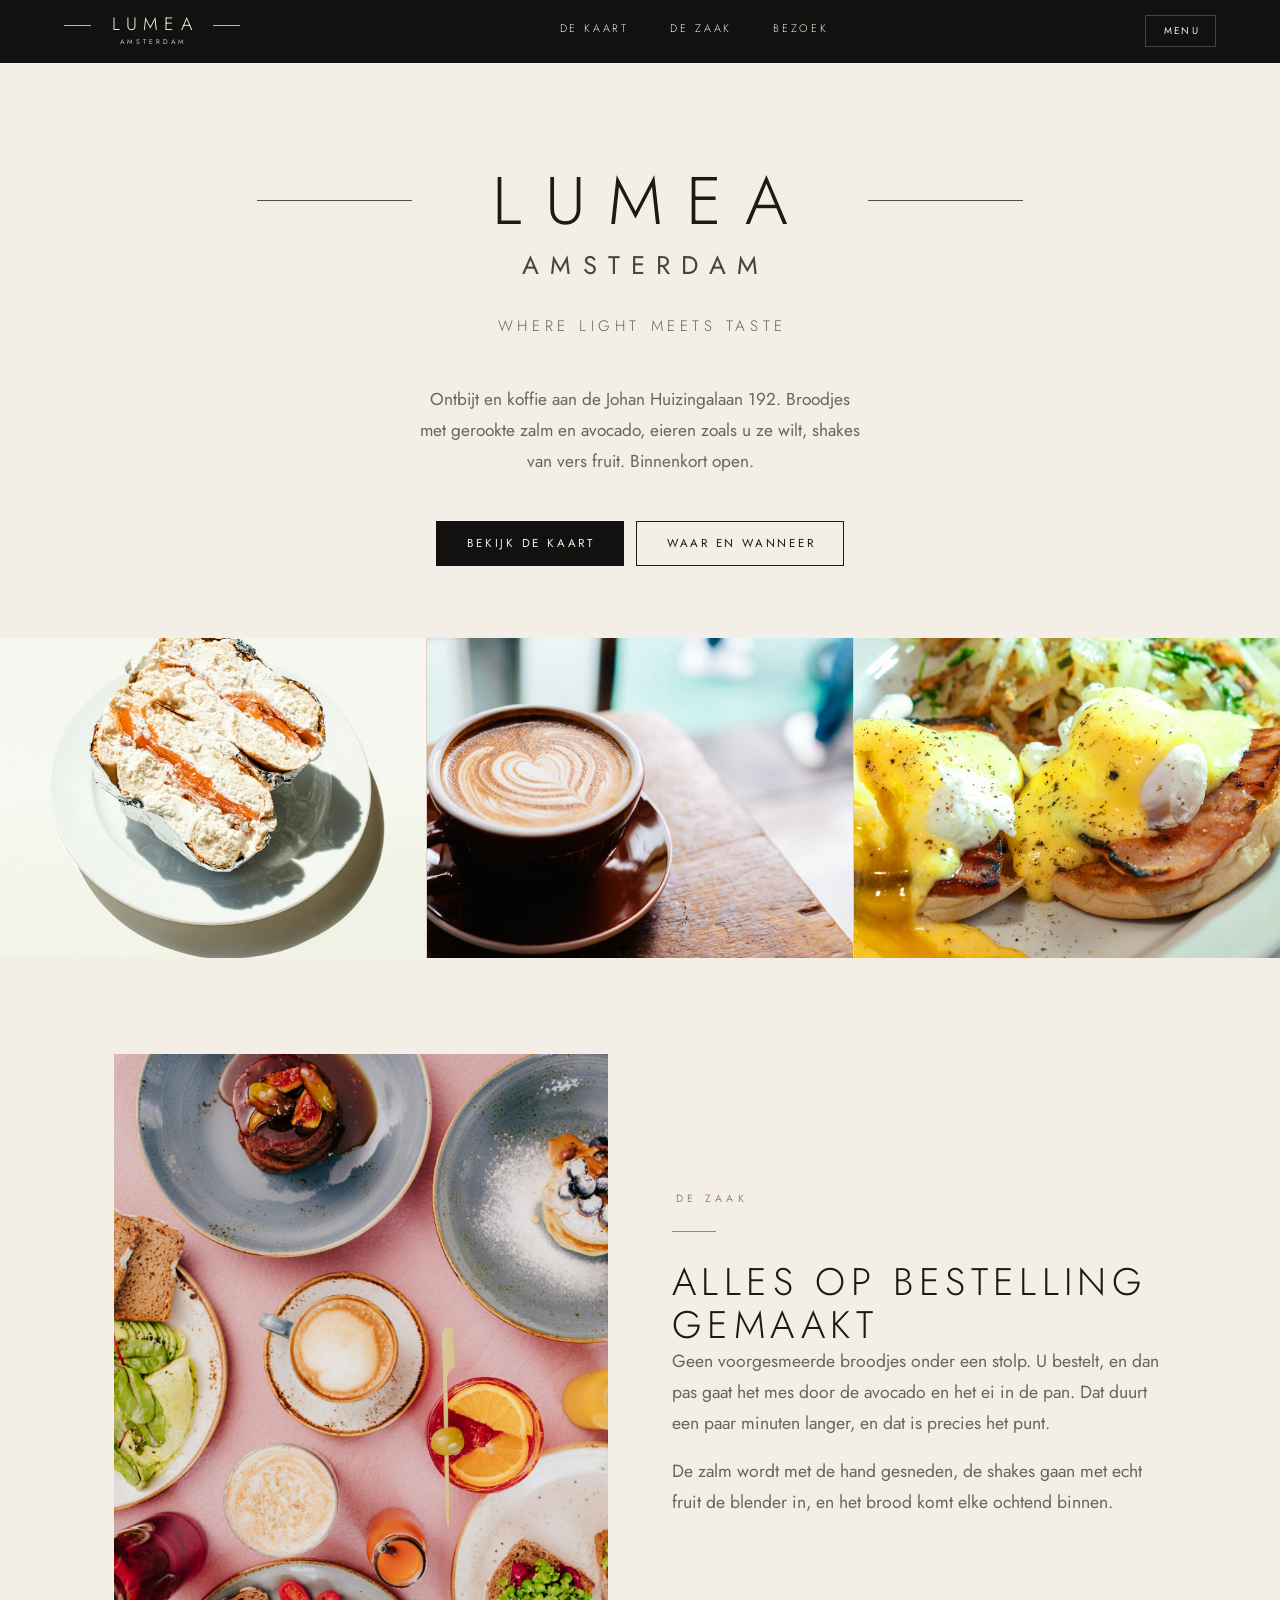
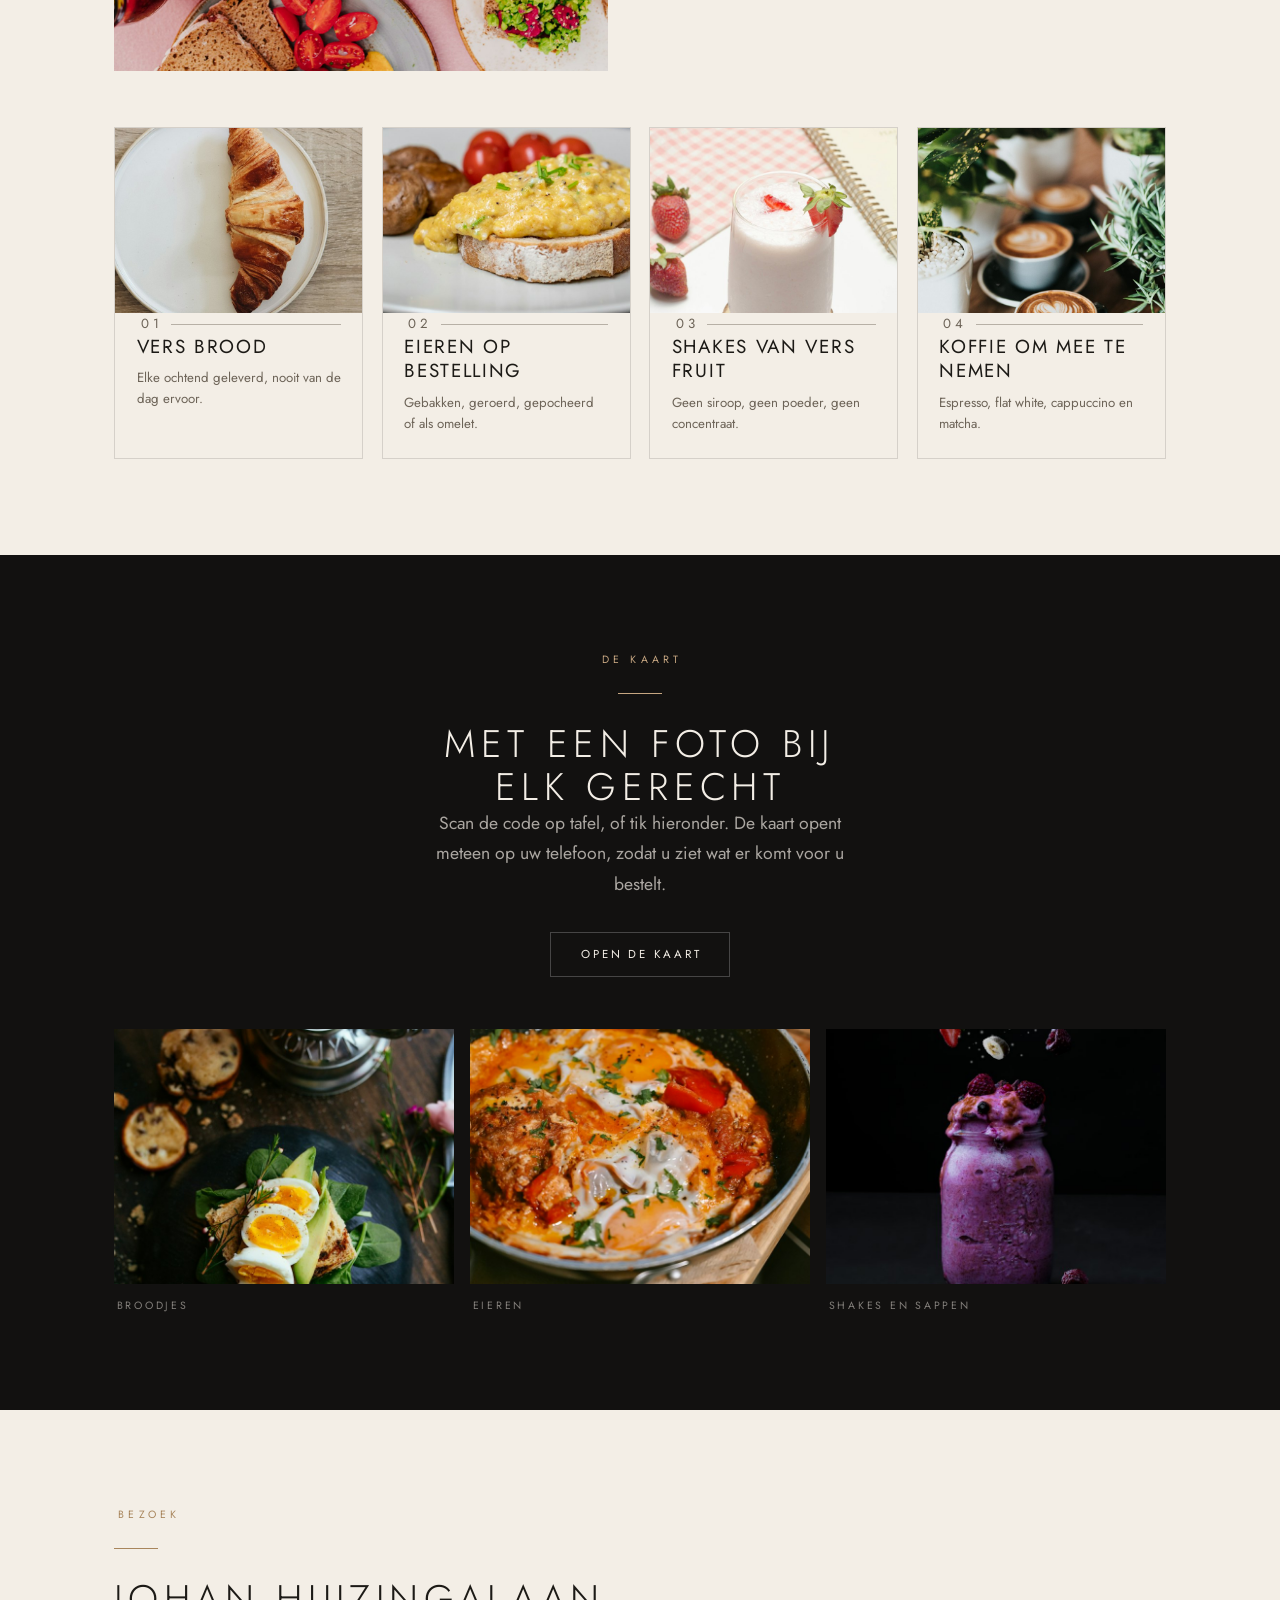
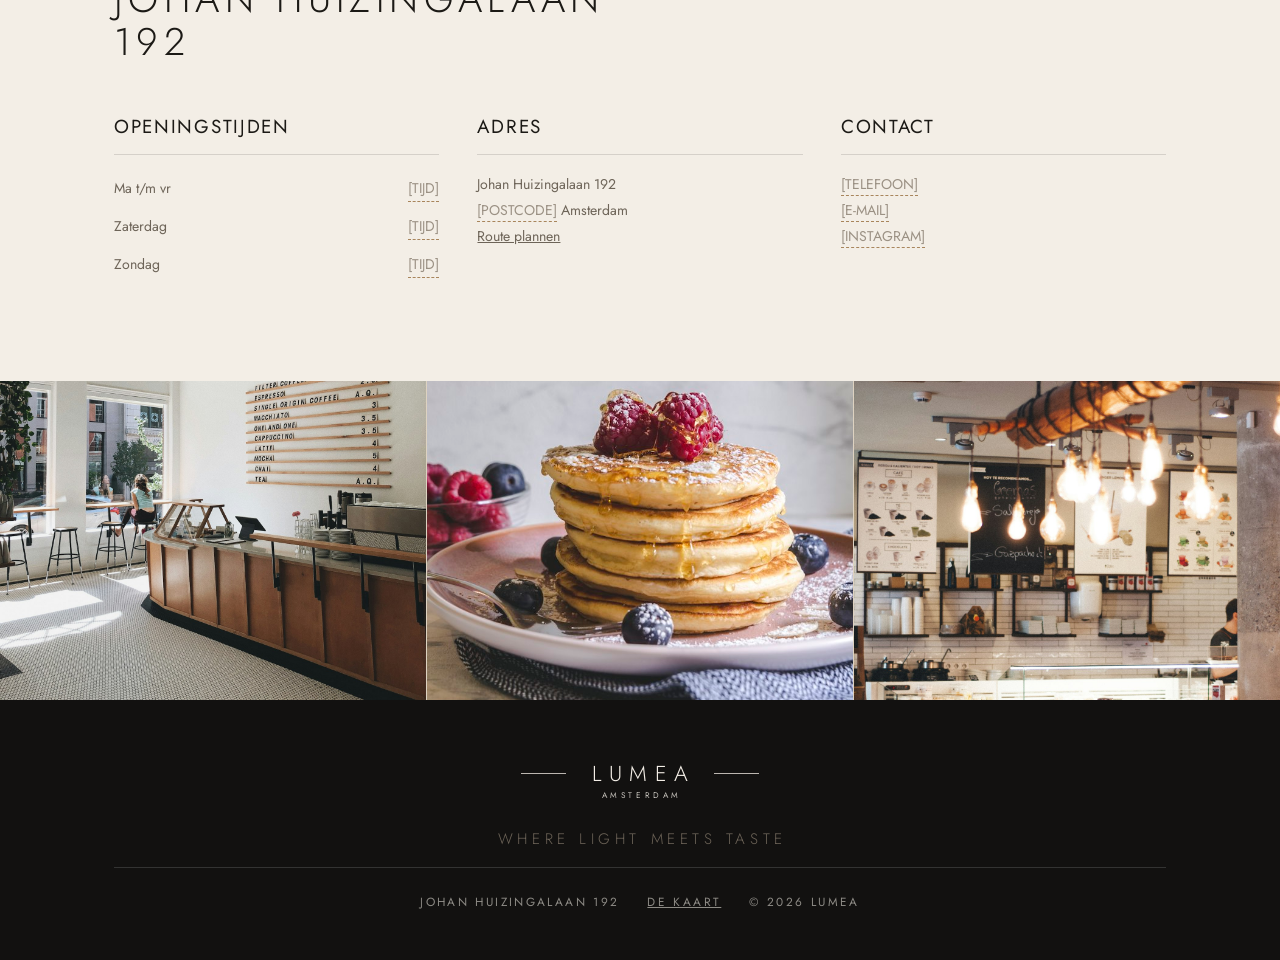
<file: index.html>
<!doctype html>
<html lang="nl">
<head>
<meta charset="utf-8">
<meta name="viewport" content="width=device-width, initial-scale=1">
<title>LUMEA Amsterdam · Ontbijt aan de Johan Huizingalaan</title>
<meta name="description" content="LUMEA Amsterdam, ontbijt en koffie aan de Johan Huizingalaan 192. Broodjes met gerookte zalm en avocado, eieren op bestelling, shakes en verse sappen. Binnenkort open.">
<link rel="canonical" href="https://yjsmarket.github.io/lumeaconcept1-/">
<meta name="theme-color" content="#121110">
<meta property="og:type" content="website">
<meta property="og:title" content="LUMEA Amsterdam">
<meta property="og:description" content="Where light meets taste. Ontbijt en koffie aan de Johan Huizingalaan 192 in Amsterdam.">
<meta property="og:image" content="https://yjsmarket.github.io/lumeaconcept1-/assets/fotos/hero.jpg">
<meta property="og:locale" content="nl_NL">

<link rel="preconnect" href="https://fonts.googleapis.com">
<link rel="preconnect" href="https://fonts.gstatic.com" crossorigin>
<link href="https://fonts.googleapis.com/css2?family=Jost:wght@300;400;500&display=swap" rel="stylesheet">
<link rel="stylesheet" href="assets/css/stijl.css">

<script type="application/ld+json">
{
  "@context": "https://schema.org",
  "@type": "CafeOrCoffeeShop",
  "name": "LUMEA Amsterdam",
  "slogan": "Where light meets taste",
  "description": "Ontbijt en koffie aan de Johan Huizingalaan in Amsterdam.",
  "url": "https://yjsmarket.github.io/lumeaconcept1-/",
  "image": "https://yjsmarket.github.io/lumeaconcept1-/assets/fotos/hero.jpg",
  "servesCuisine": ["Ontbijt", "Koffie"],
  "hasMenu": "https://yjsmarket.github.io/lumeaconcept1-/menu/",
  "address": {
    "@type": "PostalAddress",
    "streetAddress": "Johan Huizingalaan 192",
    "addressLocality": "Amsterdam",
    "addressCountry": "NL"
  }
}
</script>
</head>
<body>

<header class="kop">
  <a class="merk" href="/">
    <span class="merk__naam">Lumea</span>
    <span class="merk__plaats">Amsterdam</span>
  </a>
  <nav>
    <a href="#kaart">De kaart</a>
    <a href="#zaak">De zaak</a>
    <a href="#bezoek">Bezoek</a>
  </nav>
  <a class="knop knop--licht" href="menu/">Menu</a>
</header>

<main>

  <!-- Hero -->
  <section class="hero">
    <div class="binnen">
      <span class="merk">
        <span class="merk__naam">Lumea</span>
        <span class="merk__plaats">Amsterdam</span>
      </span>
      <p class="regel hero__regel">Where light meets taste</p>
      <p class="hero__tekst">Ontbijt en koffie aan de Johan Huizingalaan 192. Broodjes met gerookte zalm en avocado, eieren zoals u ze wilt, shakes van vers fruit. Binnenkort open.</p>
      <div class="hero__knoppen">
        <a class="knop knop--vol" href="menu/">Bekijk de kaart</a>
        <a class="knop knop--lijn" href="#bezoek">Waar en wanneer</a>
      </div>
    </div>
  </section>

  <div class="strook">
    <img src="assets/fotos/zalm-avocado.jpg" alt="Broodje met gerookte zalm, roomkaas en avocado" width="700" height="700" fetchpriority="high">
    <img src="assets/fotos/flat-white.jpg" alt="Koffie met latte art" width="700" height="700">
    <img src="assets/fotos/eggs-benedict.jpg" alt="Eggs benedict met hollandaisesaus" width="700" height="700">
  </div>

  <!-- De zaak -->
  <section class="sectie sectie--licht" id="zaak">
    <div class="binnen">
      <div class="verhaal komt-op">
        <div class="verhaal__foto">
          <img src="assets/fotos/tafel-brood.jpg" alt="Gedekte tafel met vers brood, avocadotoast en koffie" width="1400" height="1750" loading="lazy">
        </div>
        <div>
          <p class="label">De zaak</p>
          <hr class="streep">
          <h2>Alles op bestelling gemaakt</h2>
          <p class="leid">Geen voorgesmeerde broodjes onder een stolp. U bestelt, en dan pas gaat het mes door de avocado en het ei in de pan. Dat duurt een paar minuten langer, en dat is precies het punt.</p>
          <p class="leid">De zalm wordt met de hand gesneden, de shakes gaan met echt fruit de blender in, en het brood komt elke ochtend binnen.</p>
        </div>
      </div>

      <div class="feiten komt-op">
        <article class="feit">
          <div class="feit__foto">
            <img src="assets/fotos/croissant.jpg" alt="Croissant op een bord" width="700" height="700" loading="lazy">
          </div>
          <p class="feit__nr">01</p>
          <h3>Vers brood</h3>
          <p>Elke ochtend geleverd, nooit van de dag ervoor.</p>
        </article>
        <article class="feit">
          <div class="feit__foto">
            <img src="assets/fotos/omelet.jpg" alt="Omelet op een bord" width="700" height="700" loading="lazy">
          </div>
          <p class="feit__nr">02</p>
          <h3>Eieren op bestelling</h3>
          <p>Gebakken, geroerd, gepocheerd of als omelet.</p>
        </article>
        <article class="feit">
          <div class="feit__foto">
            <img src="assets/fotos/milkshake.jpg" alt="Aardbeienshake in een glas met verse aardbeien" width="700" height="700" loading="lazy">
          </div>
          <p class="feit__nr">03</p>
          <h3>Shakes van vers fruit</h3>
          <p>Geen siroop, geen poeder, geen concentraat.</p>
        </article>
        <article class="feit">
          <div class="feit__foto">
            <img src="assets/fotos/cappuccino.jpg" alt="Cappuccino in een kop" width="700" height="700" loading="lazy">
          </div>
          <p class="feit__nr">04</p>
          <h3>Koffie om mee te nemen</h3>
          <p>Espresso, flat white, cappuccino en matcha.</p>
        </article>
      </div>
    </div>
  </section>

  <!-- De kaart -->
  <section class="sectie sectie--zwart" id="kaart">
    <div class="binnen sectie__kop sectie__kop--midden komt-op">
      <p class="label">De kaart</p>
      <hr class="streep streep--midden">
      <h2>Met een foto bij elk gerecht</h2>
      <p class="leid" style="margin-inline:auto">Scan de code op tafel, of tik hieronder. De kaart opent meteen op uw telefoon, zodat u ziet wat er komt voor u bestelt.</p>
      <p style="margin-top:2rem"><a class="knop knop--licht" href="menu/">Open de kaart</a></p>
    </div>

    <div class="sfeer komt-op">
      <figure>
        <img src="assets/fotos/broodje-ei.jpg" alt="Zachtgekookt ei met avocado en spinazie op zuurdesem" width="700" height="700" loading="lazy">
        <figcaption>Broodjes</figcaption>
      </figure>
      <figure>
        <img src="assets/fotos/shakshuka.jpg" alt="Shakshuka met eieren in tomatensaus" width="700" height="700" loading="lazy">
        <figcaption>Eieren</figcaption>
      </figure>
      <figure>
        <img src="assets/fotos/smoothie.jpg" alt="Shake van vers rood fruit" width="700" height="700" loading="lazy">
        <figcaption>Shakes en sappen</figcaption>
      </figure>
    </div>
  </section>

  <!-- Bezoek -->
  <section class="sectie sectie--licht" id="bezoek">
    <div class="binnen">
      <div class="sectie__kop komt-op">
        <p class="label">Bezoek</p>
        <hr class="streep">
        <h2>Johan Huizingalaan 192</h2>
      </div>

      <div class="praktisch komt-op">
        <div>
          <h3>Openingstijden</h3>
          <ul class="tijden">
            <li><span>Ma t/m vr</span> <span class="invullen">[TIJD]</span></li>
            <li><span>Zaterdag</span> <span class="invullen">[TIJD]</span></li>
            <li><span>Zondag</span> <span class="invullen">[TIJD]</span></li>
          </ul>
        </div>
        <div>
          <h3>Adres</h3>
          <address>
            Johan Huizingalaan 192<br>
            <span class="invullen">[POSTCODE]</span> Amsterdam<br>
            <a href="https://maps.google.com/?q=Johan+Huizingalaan+192+Amsterdam" target="_blank" rel="noopener">Route plannen</a>
          </address>
        </div>
        <div>
          <h3>Contact</h3>
          <address>
            <span class="invullen">[TELEFOON]</span><br>
            <span class="invullen">[E-MAIL]</span><br>
            <span class="invullen">[INSTAGRAM]</span>
          </address>
        </div>
      </div>
    </div>
  </section>

  <div class="strook">
    <img src="assets/fotos/interieur-toonbank.jpg" alt="De toonbank" width="1400" height="1050" loading="lazy">
    <img src="assets/fotos/pannenkoeken.jpg" alt="Pannenkoeken met rood fruit" width="700" height="700" loading="lazy">
    <img src="assets/fotos/interieur-tafels.jpg" alt="Tafels bij het raam" width="1400" height="1050" loading="lazy">
  </div>

</main>

<footer class="voet">
  <div class="binnen">
    <span class="merk">
      <span class="merk__naam">Lumea</span>
      <span class="merk__plaats">Amsterdam</span>
    </span>
    <p class="regel">Where light meets taste</p>
    <div class="voet__regel">
      <span>Johan Huizingalaan 192</span>
      <span><a href="menu/">De kaart</a></span>
      <span>&copy; 2026 Lumea</span>
    </div>
  </div>
</footer>

<nav class="balk" aria-label="Snelle acties">
  <a href="menu/">De kaart</a>
  <a href="https://maps.google.com/?q=Johan+Huizingalaan+192+Amsterdam" target="_blank" rel="noopener">Route</a>
</nav>

<script src="assets/js/lumea.js" defer></script>
</body>
</html>
</file>
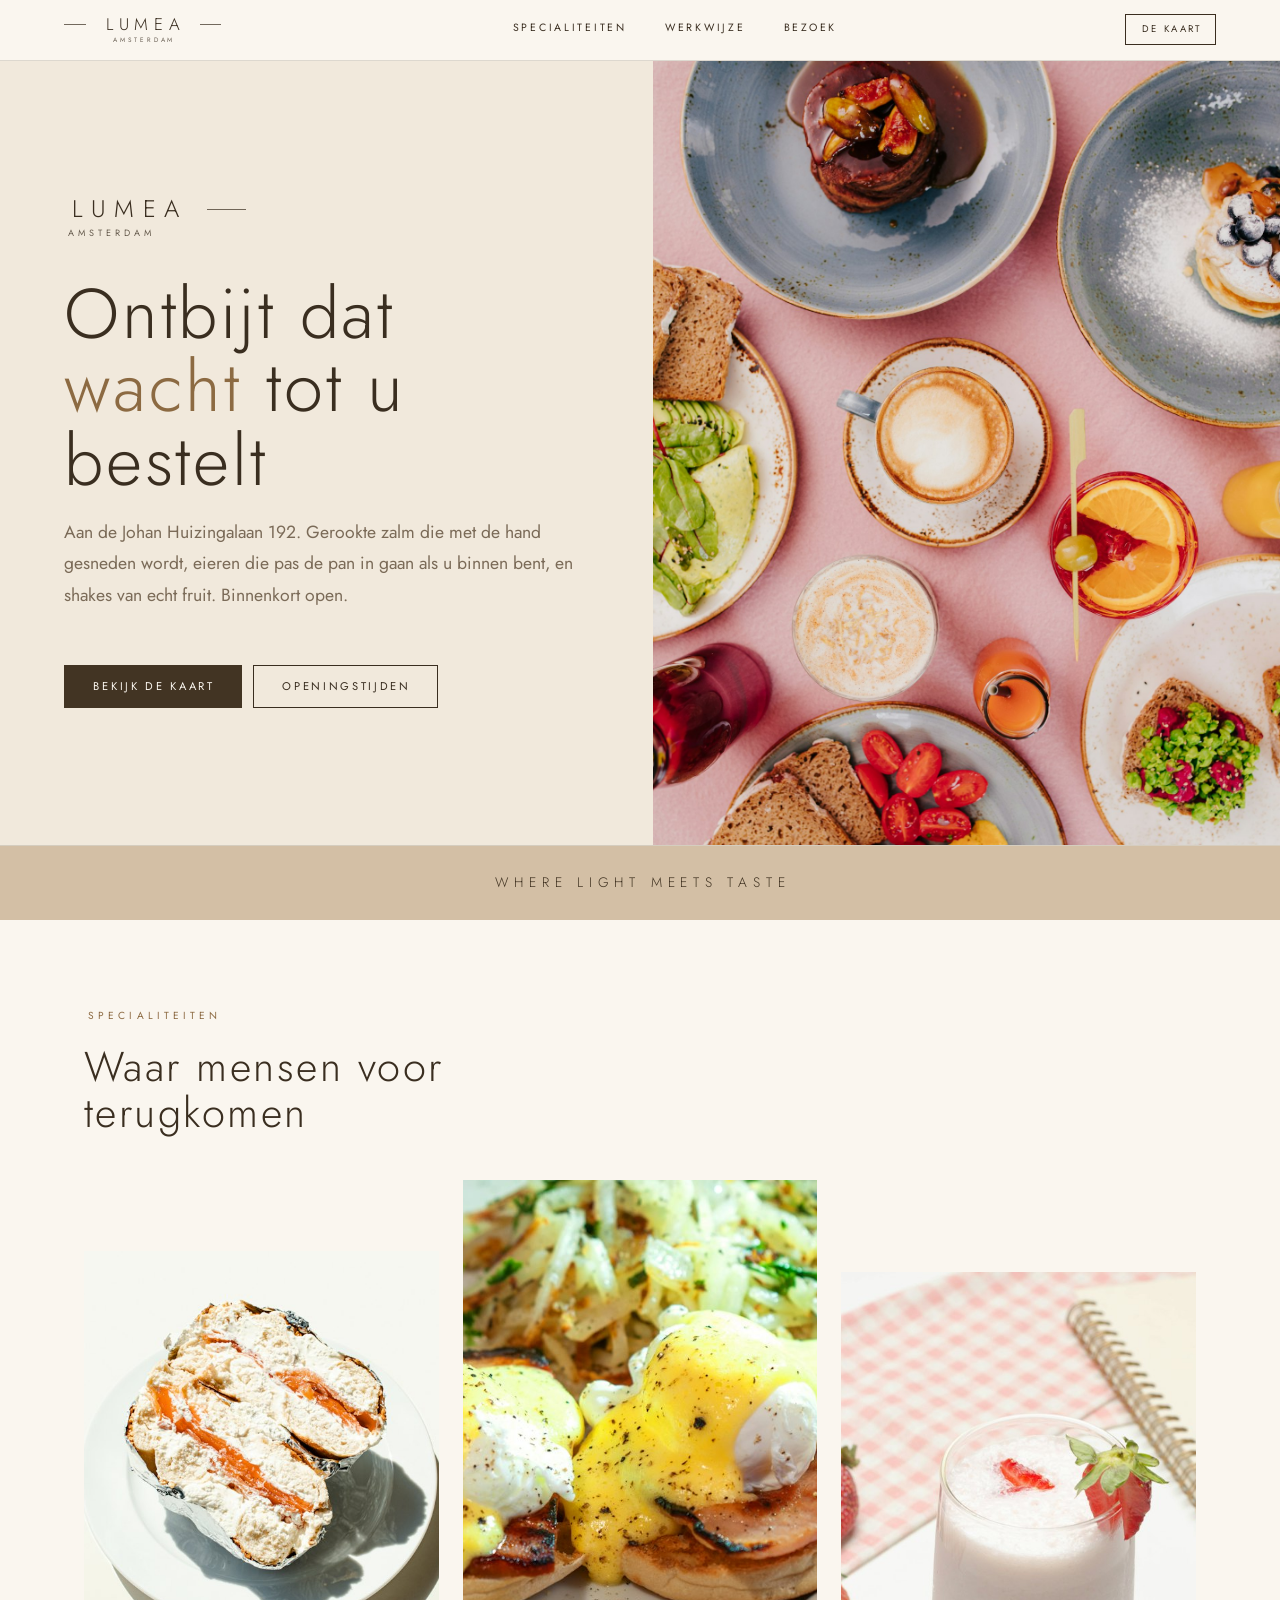
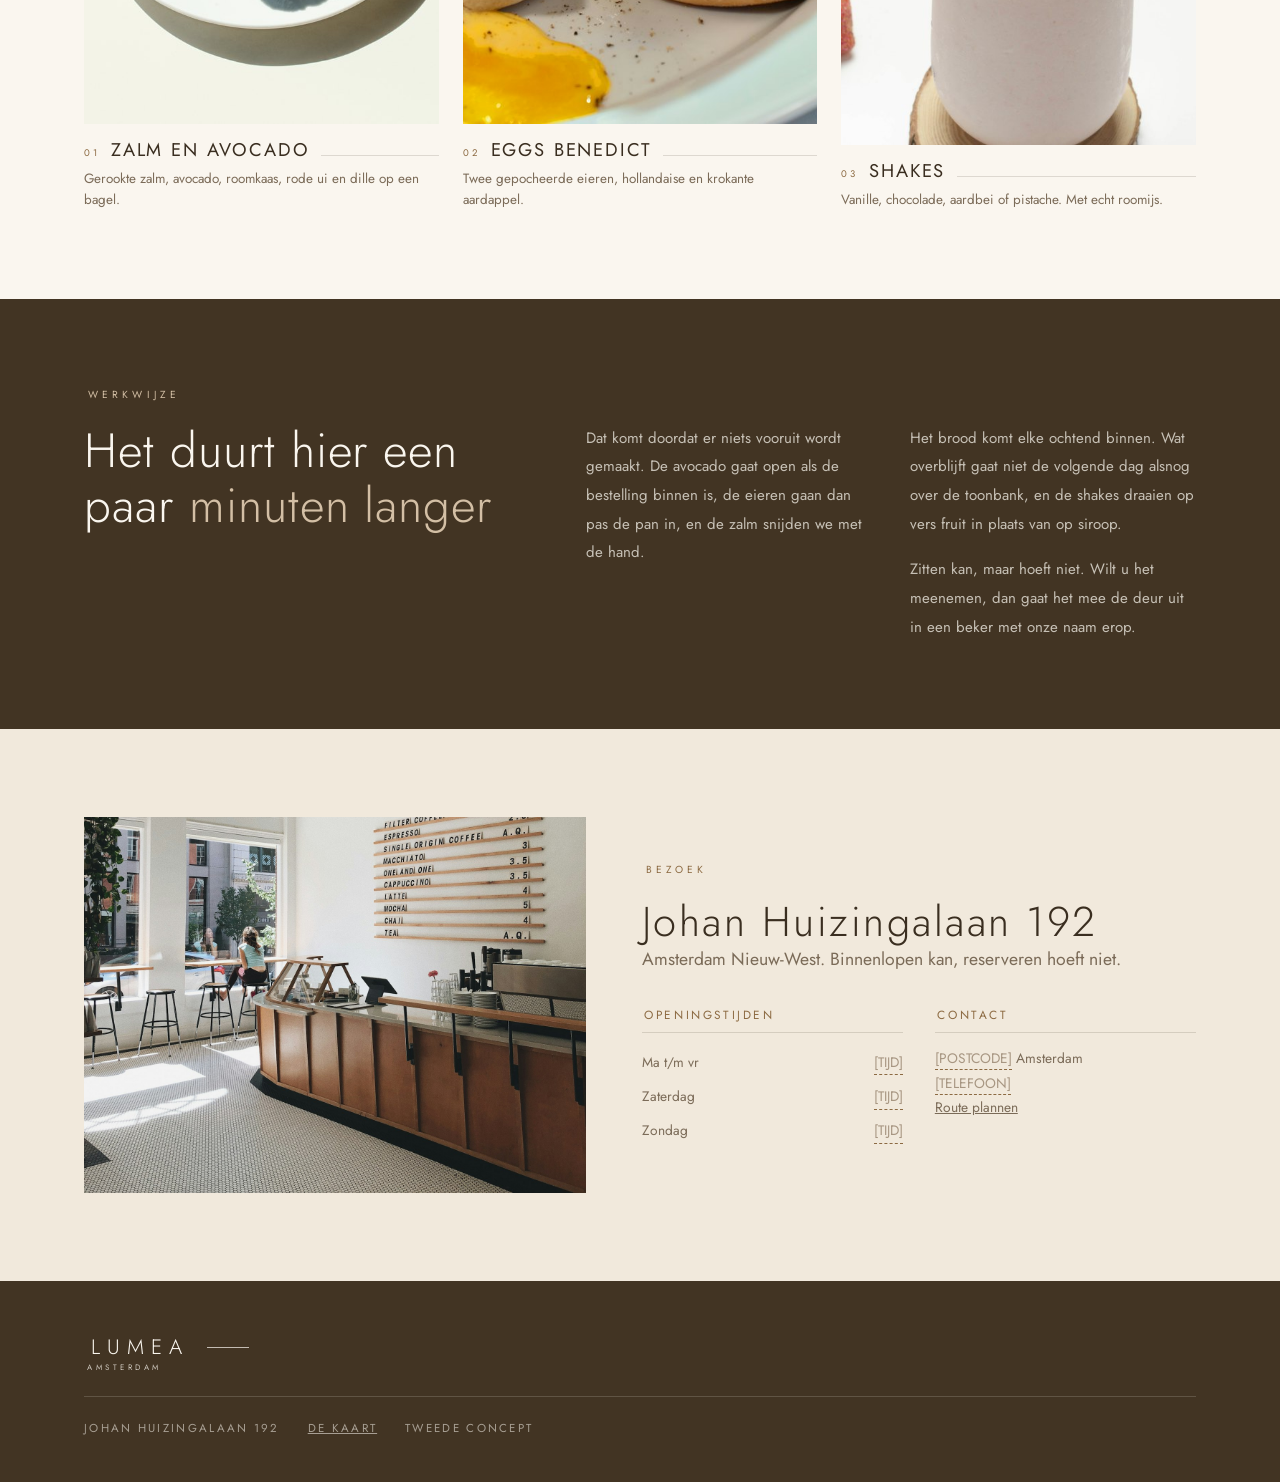
<file: concept-b/index.html>
<!doctype html>
<html lang="nl">
<head>
<meta charset="utf-8">
<meta name="viewport" content="width=device-width, initial-scale=1">
<title>LUMEA Amsterdam · Tweede concept</title>
<meta name="description" content="Tweede ontwerprichting voor LUMEA Amsterdam, ontbijt en koffie aan de Johan Huizingalaan 192.">
<meta name="robots" content="noindex">
<meta name="theme-color" content="#faf6ef">

<link rel="preconnect" href="https://fonts.googleapis.com">
<link rel="preconnect" href="https://fonts.gstatic.com" crossorigin>
<link href="https://fonts.googleapis.com/css2?family=Jost:wght@300;400;500&display=swap" rel="stylesheet">
<link rel="stylesheet" href="stijl-b.css">
</head>
<body>

<header class="kop">
  <a class="merk" href="./">
    <span class="merk__naam">Lumea</span>
    <span class="merk__plaats">Amsterdam</span>
  </a>
  <nav>
    <a href="#specialiteiten">Specialiteiten</a>
    <a href="#werkwijze">Werkwijze</a>
    <a href="#bezoek">Bezoek</a>
  </nav>
  <a class="knop knop--lijn" href="../menu/">De kaart</a>
</header>

<main>

  <!-- Hero, gedeeld scherm -->
  <section class="hero">
    <div class="hero__tekst">
      <span class="merk merk--links">
        <span class="merk__naam">Lumea</span>
        <span class="merk__plaats">Amsterdam</span>
      </span>
      <h1>Ontbijt dat <em>wacht</em> tot u bestelt</h1>
      <p class="leid">Aan de Johan Huizingalaan 192. Gerookte zalm die met de hand gesneden wordt, eieren die pas de pan in gaan als u binnen bent, en shakes van echt fruit. Binnenkort open.</p>
      <div class="hero__knoppen">
        <a class="knop knop--vol" href="../menu/">Bekijk de kaart</a>
        <a class="knop knop--lijn" href="#bezoek">Openingstijden</a>
      </div>
    </div>
    <div class="hero__foto">
      <img src="../assets/fotos/tafel-brood.jpg" alt="Gedekte tafel met vers brood, avocadotoast en koffie" width="1400" height="1750" fetchpriority="high">
    </div>
  </section>

  <!-- Merkregel -->
  <div class="spreuk">
    <p>Where light meets taste</p>
  </div>

  <!-- Specialiteiten -->
  <section class="sectie" id="specialiteiten">
    <div class="binnen">
      <div class="sectie__kop komt-op">
        <p class="label">Specialiteiten</p>
        <h2>Waar mensen voor terugkomen</h2>
      </div>

      <div class="toppers komt-op">
        <a class="topper" href="../menu/#broodjes">
          <div class="topper__foto">
            <img src="../assets/fotos/zalm-avocado.jpg" alt="Bagel met roomkaas en gerookte zalm" width="700" height="700" loading="lazy">
          </div>
          <div class="topper__naam"><span class="topper__nr">01</span> <h3>Zalm en avocado</h3></div>
          <p>Gerookte zalm, avocado, roomkaas, rode ui en dille op een bagel.</p>
        </a>

        <a class="topper" href="../menu/#eieren">
          <div class="topper__foto">
            <img src="../assets/fotos/eggs-benedict.jpg" alt="Eggs benedict met hollandaisesaus" width="700" height="700" loading="lazy">
          </div>
          <div class="topper__naam"><span class="topper__nr">02</span> <h3>Eggs benedict</h3></div>
          <p>Twee gepocheerde eieren, hollandaise en krokante aardappel.</p>
        </a>

        <a class="topper" href="../menu/#shakes">
          <div class="topper__foto">
            <img src="../assets/fotos/milkshake.jpg" alt="Aardbeienshake in een glas met verse aardbeien" width="700" height="700" loading="lazy">
          </div>
          <div class="topper__naam"><span class="topper__nr">03</span> <h3>Shakes</h3></div>
          <p>Vanille, chocolade, aardbei of pistache. Met echt roomijs.</p>
        </a>
      </div>
    </div>
  </section>

  <!-- Werkwijze -->
  <section class="sectie sectie--koffie" id="werkwijze">
    <div class="binnen">
      <p class="label komt-op">Werkwijze</p>

      <div class="spread komt-op">
        <h2 class="spread__kop">Het duurt hier een paar <em>minuten langer</em></h2>
        <div class="spread__tekst">
          <p>Dat komt doordat er niets vooruit wordt gemaakt. De avocado gaat open als de bestelling binnen is, de eieren gaan dan pas de pan in, en de zalm snijden we met de hand.</p>
          <p>Het brood komt elke ochtend binnen. Wat overblijft gaat niet de volgende dag alsnog over de toonbank, en de shakes draaien op vers fruit in plaats van op siroop.</p>
          <p>Zitten kan, maar hoeft niet. Wilt u het meenemen, dan gaat het mee de deur uit in een beker met onze naam erop.</p>
        </div>
      </div>
    </div>
  </section>

  <!-- Bezoek -->
  <section class="sectie sectie--zand" id="bezoek">
    <div class="binnen">
      <div class="bezoek komt-op">
        <div class="bezoek__foto">
          <img src="../assets/fotos/interieur-toonbank.jpg" alt="De toonbank van de zaak" width="1400" height="1050" loading="lazy">
        </div>
        <div>
          <p class="label">Bezoek</p>
          <h2>Johan Huizingalaan 192</h2>
          <p class="leid">Amsterdam Nieuw-West. Binnenlopen kan, reserveren hoeft niet.</p>

          <div class="gegevens">
            <div>
              <h3>Openingstijden</h3>
              <ul class="tijden">
                <li><span>Ma t/m vr</span> <span class="invullen">[TIJD]</span></li>
                <li><span>Zaterdag</span> <span class="invullen">[TIJD]</span></li>
                <li><span>Zondag</span> <span class="invullen">[TIJD]</span></li>
              </ul>
            </div>
            <div>
              <h3>Contact</h3>
              <address>
                <span class="invullen">[POSTCODE]</span> Amsterdam<br>
                <span class="invullen">[TELEFOON]</span><br>
                <a href="https://maps.google.com/?q=Johan+Huizingalaan+192+Amsterdam" target="_blank" rel="noopener">Route plannen</a>
              </address>
            </div>
          </div>
        </div>
      </div>
    </div>
  </section>

</main>

<footer class="voet">
  <div class="binnen">
    <span class="merk merk--links">
      <span class="merk__naam">Lumea</span>
      <span class="merk__plaats">Amsterdam</span>
    </span>
    <div class="voet__regel">
      <span>Johan Huizingalaan 192</span>
      <span><a href="../menu/">De kaart</a></span>
      <span>Tweede concept</span>
    </div>
  </div>
</footer>

<nav class="balk" aria-label="Snelle acties">
  <a href="../menu/">De kaart</a>
  <a href="https://maps.google.com/?q=Johan+Huizingalaan+192+Amsterdam" target="_blank" rel="noopener">Route</a>
</nav>

<script src="../assets/js/lumea.js" defer></script>
</body>
</html>
</file>
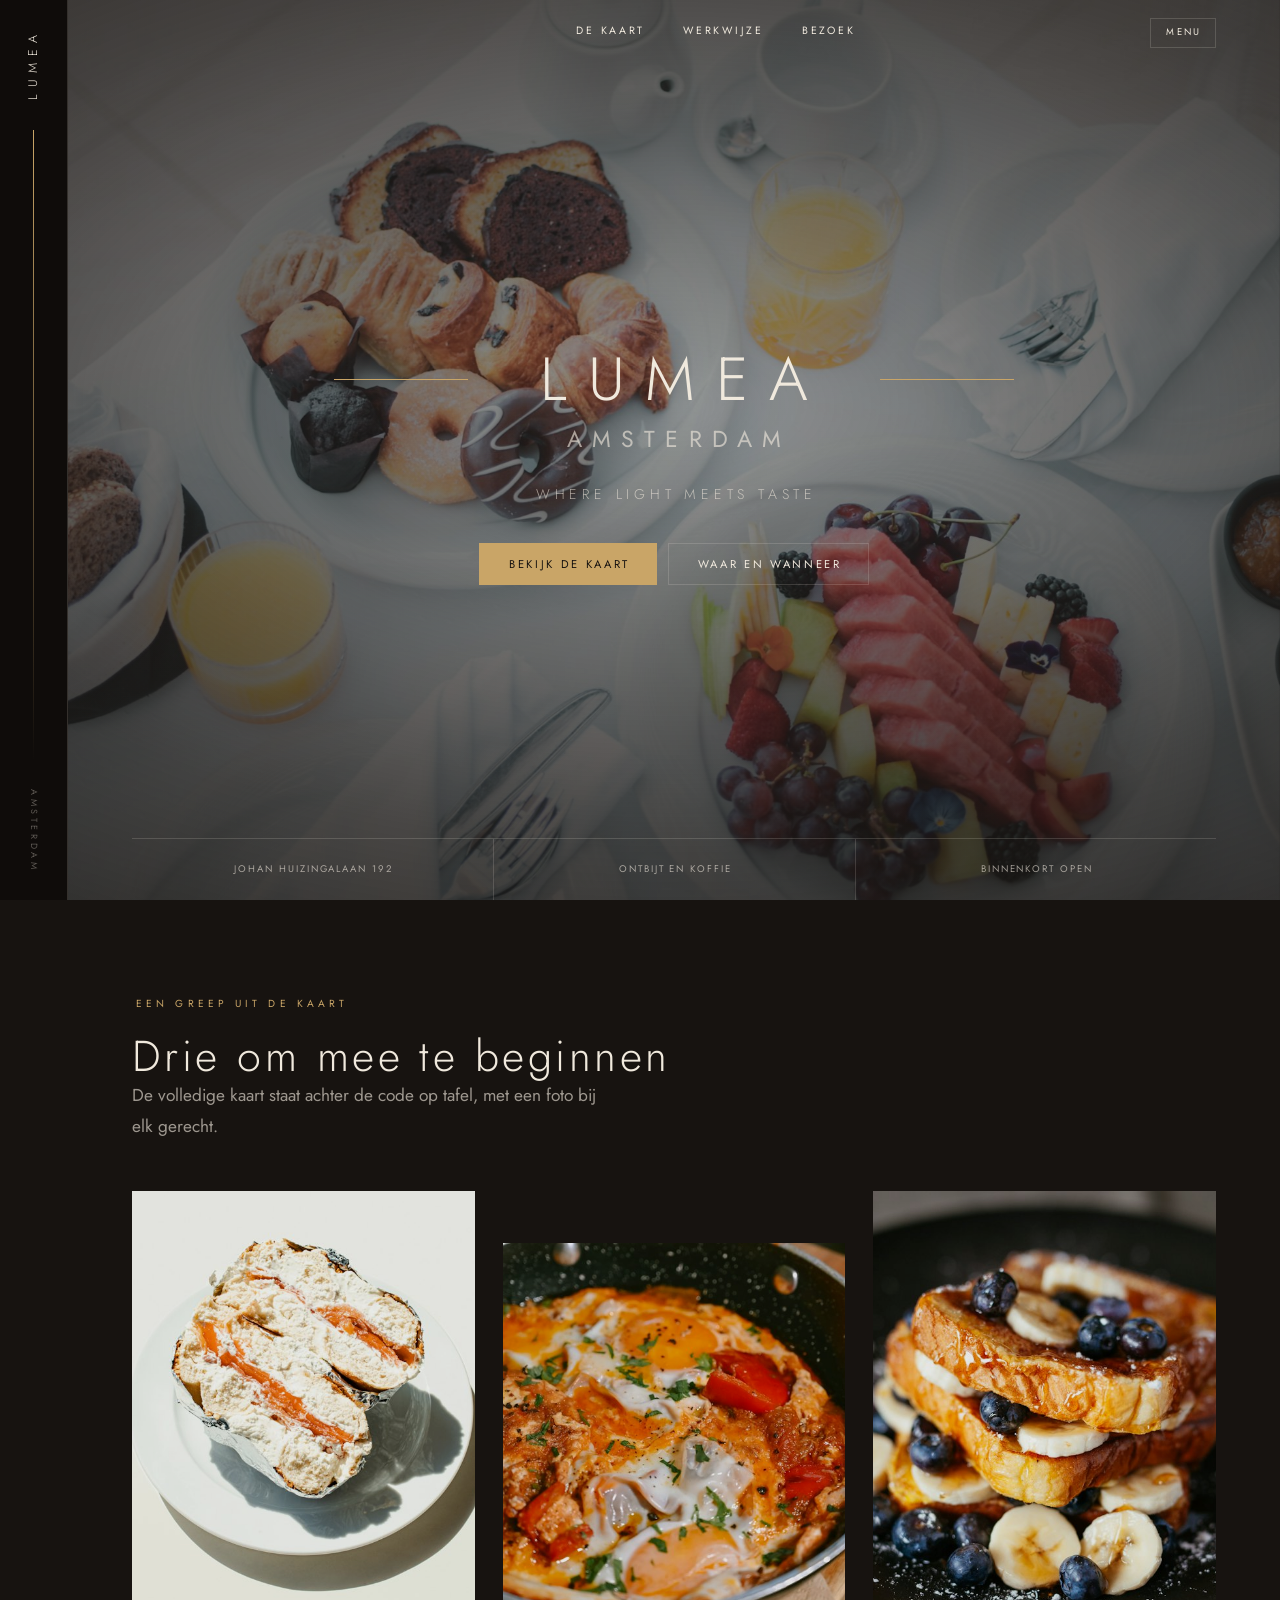
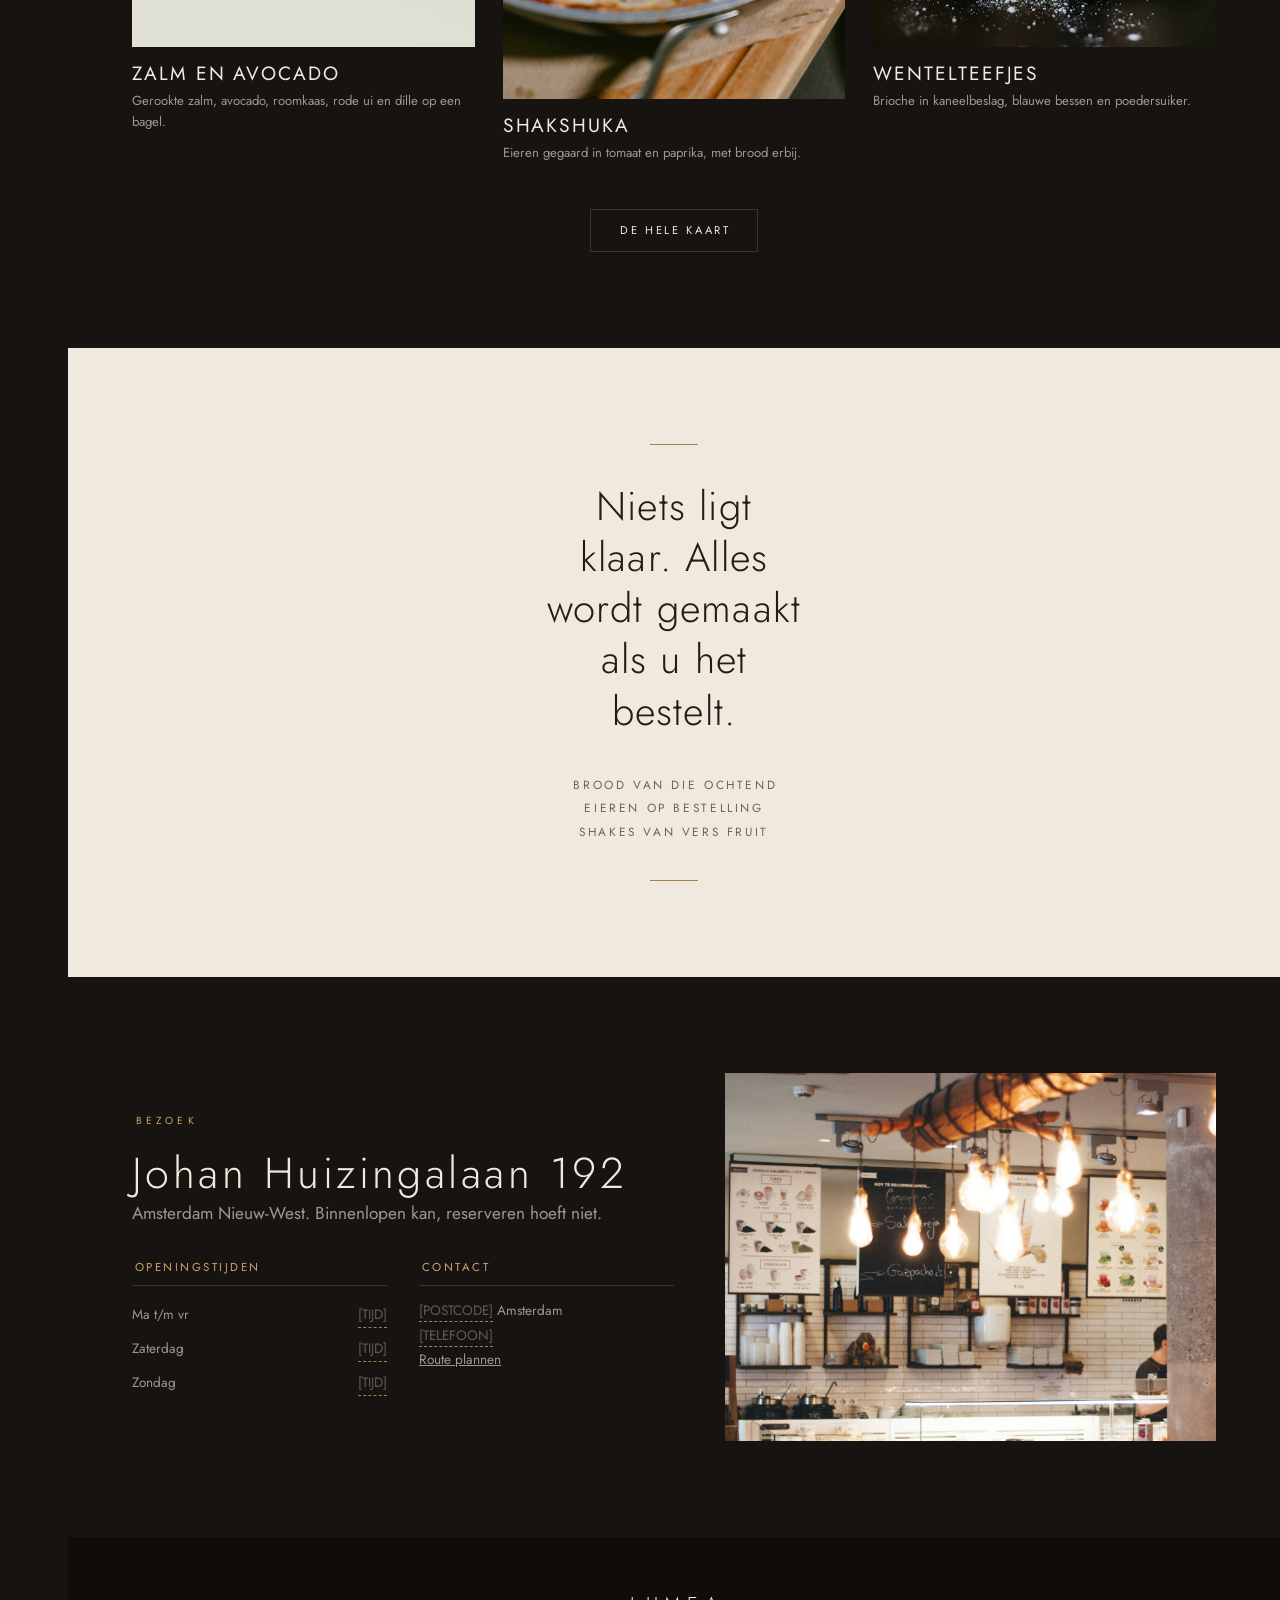
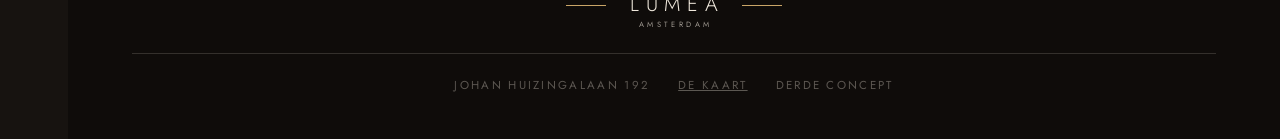
<file: concept-c/index.html>
<!doctype html>
<html lang="nl">
<head>
<meta charset="utf-8">
<meta name="viewport" content="width=device-width, initial-scale=1">
<title>LUMEA Amsterdam · Derde concept</title>
<meta name="description" content="Derde ontwerprichting voor LUMEA Amsterdam, ontbijt en koffie aan de Johan Huizingalaan 192.">
<meta name="robots" content="noindex">
<meta name="theme-color" content="#171310">

<link rel="preconnect" href="https://fonts.googleapis.com">
<link rel="preconnect" href="https://fonts.gstatic.com" crossorigin>
<link href="https://fonts.googleapis.com/css2?family=Jost:wght@300;400;500&display=swap" rel="stylesheet">
<link rel="stylesheet" href="stijl-c.css">
</head>
<body>

<!-- Verticale strook tegen de linkerrand, alleen op brede schermen -->
<div class="rail" aria-hidden="true">
  <span class="rail__naam">Lumea</span>
  <span class="rail__lijn"></span>
  <span class="rail__plaats">Amsterdam</span>
</div>

<header class="kop">
  <a class="merk" href="./">
    <span class="merk__naam">Lumea</span>
    <span class="merk__plaats">Amsterdam</span>
  </a>
  <nav>
    <a href="#selectie">De kaart</a>
    <a href="#werkwijze">Werkwijze</a>
    <a href="#bezoek">Bezoek</a>
  </nav>
  <a class="knop knop--lijn" href="../menu/">Menu</a>
</header>

<main>

  <!-- Hero -->
  <section class="hero">
    <div class="hero__foto">
      <img src="../assets/fotos/hero.jpg" alt="Gedekte ontbijttafel met brood, gebak, vers fruit en jus d'orange" width="2000" height="1250" fetchpriority="high">
    </div>

    <div class="hero__midden">
      <span class="merk">
        <span class="merk__naam">Lumea</span>
        <span class="merk__plaats">Amsterdam</span>
      </span>
      <p class="regel hero__regel">Where light meets taste</p>
      <div class="hero__knoppen">
        <a class="knop knop--goud" href="../menu/">Bekijk de kaart</a>
        <a class="knop knop--lijn" href="#bezoek">Waar en wanneer</a>
      </div>
    </div>

    <div class="hero__voet">
      <div>Johan Huizingalaan 192</div>
      <div>Ontbijt en koffie</div>
      <div>Binnenkort open</div>
    </div>
  </section>

  <!-- Selectie uit de kaart -->
  <section class="sectie" id="selectie">
    <div class="binnen">
      <div class="sectie__kop komt-op">
        <p class="label">Een greep uit de kaart</p>
        <h2>Drie om mee te beginnen</h2>
        <p class="leid">De volledige kaart staat achter de code op tafel, met een foto bij elk gerecht.</p>
      </div>

      <div class="selectie komt-op">
        <a class="kaart" href="../menu/#broodjes">
          <div class="kaart__foto">
            <span class="kaart__nr">01</span>
            <img src="../assets/fotos/zalm-avocado.jpg" alt="Bagel met roomkaas en gerookte zalm" width="700" height="700" loading="lazy">
          </div>
          <h3>Zalm en avocado</h3>
          <p>Gerookte zalm, avocado, roomkaas, rode ui en dille op een bagel.</p>
        </a>

        <a class="kaart" href="../menu/#eieren">
          <div class="kaart__foto">
            <span class="kaart__nr">02</span>
            <img src="../assets/fotos/shakshuka.jpg" alt="Shakshuka met eieren in tomatensaus in een pan" width="700" height="700" loading="lazy">
          </div>
          <h3>Shakshuka</h3>
          <p>Eieren gegaard in tomaat en paprika, met brood erbij.</p>
        </a>

        <a class="kaart" href="../menu/#zoet">
          <div class="kaart__foto">
            <span class="kaart__nr">03</span>
            <img src="../assets/fotos/wentelteefjes.jpg" alt="Wentelteefjes met blauwe bessen" width="700" height="700" loading="lazy">
          </div>
          <h3>Wentelteefjes</h3>
          <p>Brioche in kaneelbeslag, blauwe bessen en poedersuiker.</p>
        </a>
      </div>

      <div class="selectie__onder komt-op">
        <a class="knop knop--lijn" href="../menu/">De hele kaart</a>
      </div>
    </div>
  </section>

  <!-- Werkwijze, het lichte blok dat de nacht onderbreekt -->
  <section class="sectie sectie--creme" id="werkwijze">
    <div class="binnen">
      <div class="credo komt-op">
        <hr class="credo__lijn">
        <h2>Niets ligt klaar. Alles wordt gemaakt als u het bestelt.</h2>
        <p>Brood van die ochtend<br>Eieren op bestelling<br>Shakes van vers fruit</p>
        <hr class="credo__lijn credo__lijn--onder">
      </div>
    </div>
  </section>

  <!-- Bezoek -->
  <section class="sectie" id="bezoek">
    <div class="binnen">
      <div class="bezoek komt-op">
        <div>
          <p class="label">Bezoek</p>
          <h2>Johan Huizingalaan 192</h2>
          <p class="leid">Amsterdam Nieuw-West. Binnenlopen kan, reserveren hoeft niet.</p>

          <div class="gegevens">
            <div>
              <h3>Openingstijden</h3>
              <ul class="tijden">
                <li><span>Ma t/m vr</span> <span class="invullen">[TIJD]</span></li>
                <li><span>Zaterdag</span> <span class="invullen">[TIJD]</span></li>
                <li><span>Zondag</span> <span class="invullen">[TIJD]</span></li>
              </ul>
            </div>
            <div>
              <h3>Contact</h3>
              <address>
                <span class="invullen">[POSTCODE]</span> Amsterdam<br>
                <span class="invullen">[TELEFOON]</span><br>
                <a href="https://maps.google.com/?q=Johan+Huizingalaan+192+Amsterdam" target="_blank" rel="noopener">Route plannen</a>
              </address>
            </div>
          </div>
        </div>
        <div class="bezoek__foto">
          <img src="../assets/fotos/interieur-tafels.jpg" alt="Tafels bij het raam" width="1400" height="1050" loading="lazy">
        </div>
      </div>
    </div>
  </section>

</main>

<footer class="voet">
  <div class="binnen">
    <span class="merk">
      <span class="merk__naam">Lumea</span>
      <span class="merk__plaats">Amsterdam</span>
    </span>
    <div class="voet__regel">
      <span>Johan Huizingalaan 192</span>
      <span><a href="../menu/">De kaart</a></span>
      <span>Derde concept</span>
    </div>
  </div>
</footer>

<nav class="balk" aria-label="Snelle acties">
  <a href="../menu/">De kaart</a>
  <a href="https://maps.google.com/?q=Johan+Huizingalaan+192+Amsterdam" target="_blank" rel="noopener">Route</a>
</nav>

<script src="../assets/js/lumea.js" defer></script>
</body>
</html>
</file>
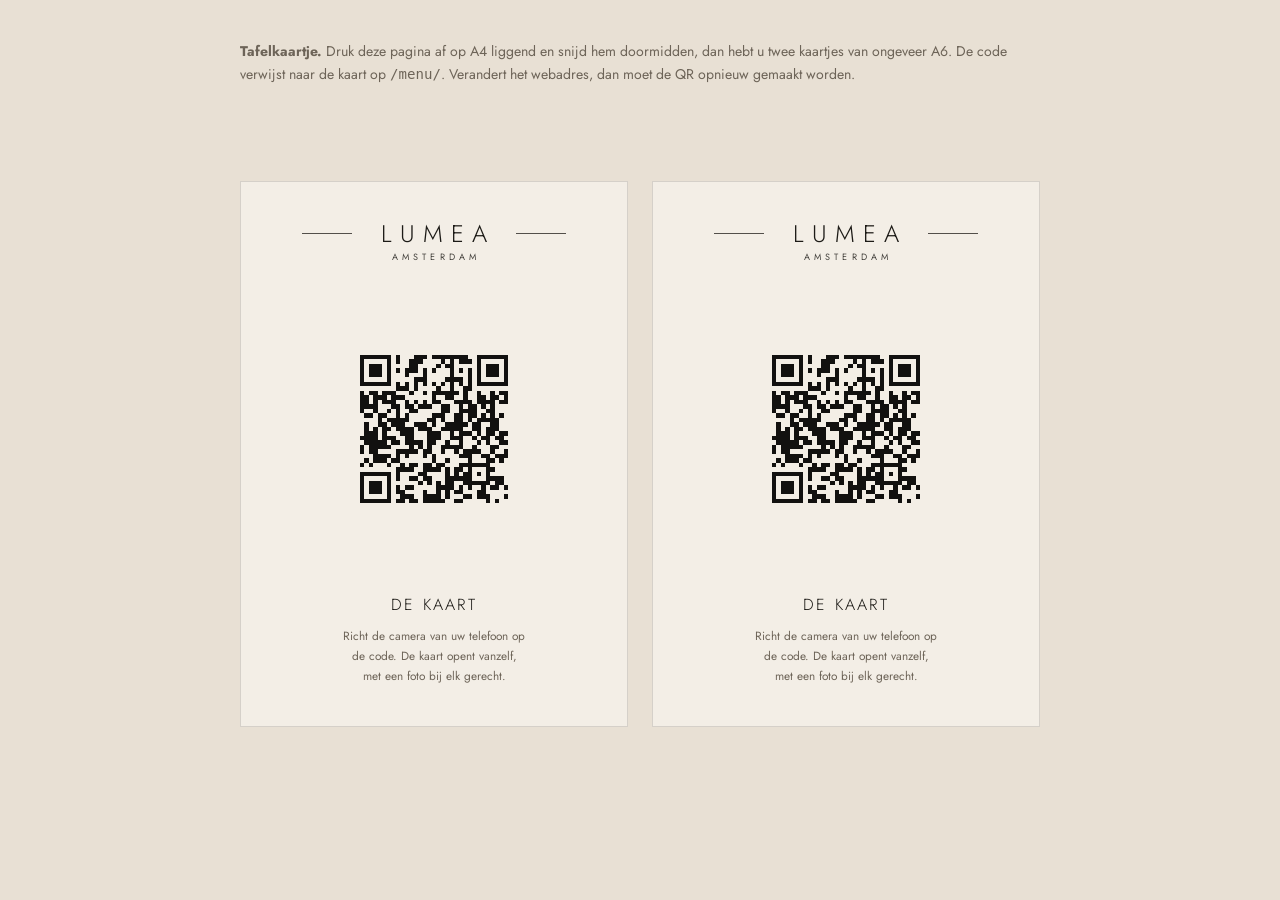
<file: tafelkaart/index.html>
<!doctype html>
<html lang="nl">
<head>
<meta charset="utf-8">
<meta name="viewport" content="width=device-width, initial-scale=1">
<title>Tafelkaartje met QR · LUMEA Amsterdam</title>
<meta name="robots" content="noindex">
<link rel="preconnect" href="https://fonts.googleapis.com">
<link rel="preconnect" href="https://fonts.gstatic.com" crossorigin>
<link href="https://fonts.googleapis.com/css2?family=Jost:wght@300;400;500&display=swap" rel="stylesheet">
<link rel="stylesheet" href="../assets/css/stijl.css">
<style>
  /* Deze pagina is niet bedoeld om te bekijken maar om af te drukken:
     twee kaartjes op een A4 liggend, langs de snijlijn doormidden. */
  .vel {
    display: grid;
    gap: 1.5rem;
    padding: clamp(1rem, 4vw, 2.5rem);
    max-width: 880px;
    margin-inline: auto;
  }

  @media (min-width: 720px) {
    .vel { grid-template-columns: 1fr 1fr; }
  }

  .kaartje {
    background: var(--beige-licht);
    border: 1px solid var(--lijn);
    padding: clamp(1.75rem, 5vw, 2.5rem);
    text-align: center;
    aspect-ratio: 105 / 148;
    display: flex;
    flex-direction: column;
    justify-content: space-between;
    align-items: center;
  }

  .kaartje .merk { --merk-maat: 1.5rem; }

  .kaartje img {
    width: min(60%, 200px);
    height: auto;
  }

  .kaartje h2 {
    font-size: 1rem;
    margin-bottom: .75rem;
  }

  .kaartje p {
    font-size: .74rem;
    line-height: 1.7;
    color: var(--inkt-zacht);
    margin: 0 auto;
    max-width: 26ch;
  }

  .uitleg {
    max-width: 880px;
    margin: 0 auto;
    padding: clamp(1rem, 4vw, 2.5rem);
    font-size: .88rem;
    color: var(--inkt-zacht);
  }

  @media print {
    .uitleg { display: none; }
    .vel { padding: 0; gap: 0; max-width: none; grid-template-columns: 1fr 1fr; }
    .kaartje { border: 1px dashed #c4bbad; }
    @page { size: A4 landscape; margin: 10mm; }
  }
</style>
</head>
<body>

<div class="uitleg">
  <p><strong>Tafelkaartje.</strong> Druk deze pagina af op A4 liggend en snijd hem doormidden, dan hebt u twee kaartjes van ongeveer A6. De code verwijst naar de kaart op <code>/menu/</code>. Verandert het webadres, dan moet de QR opnieuw gemaakt worden.</p>
</div>

<div class="vel">

  <div class="kaartje">
    <span class="merk">
      <span class="merk__naam">Lumea</span>
      <span class="merk__plaats">Amsterdam</span>
    </span>
    <img src="../assets/qr/qr-menu.svg" alt="QR-code naar de kaart">
    <div>
      <h2>De kaart</h2>
      <p>Richt de camera van uw telefoon op de code. De kaart opent vanzelf, met een foto bij elk gerecht.</p>
    </div>
  </div>

  <div class="kaartje">
    <span class="merk">
      <span class="merk__naam">Lumea</span>
      <span class="merk__plaats">Amsterdam</span>
    </span>
    <img src="../assets/qr/qr-menu.svg" alt="QR-code naar de kaart">
    <div>
      <h2>De kaart</h2>
      <p>Richt de camera van uw telefoon op de code. De kaart opent vanzelf, met een foto bij elk gerecht.</p>
    </div>
  </div>

</div>

</body>
</html>
</file>
<file: assets/css/stijl.css>
/* ==========================================================================
   LUMEA Amsterdam, gedeelde stylesheet

   Het palet komt rechtstreeks van de huisstijl: het kraftbeige van de bekers,
   het zachte crème van de kaartjes en het zwart van de gevel. Eén letter,
   Jost, in licht gewicht en met brede spatiëring in kapitalen, net als het
   logo op de pui. Geen tweede letterfamilie, dat zou de rust breken.
   ========================================================================== */

/* --- 1. Variabelen ------------------------------------------------------ */

:root {
  --beige: #e8e0d4;
  --beige-licht: #f3eee6;
  --beige-diep: #ddd2c1;
  --kraft: #c6a681;
  --kraft-diep: #a8855c;
  --zwart: #121110;
  --zwart-zacht: #231f1b;
  --inkt: #1c1a16;
  --inkt-zacht: #6d6458;
  --inkt-licht: #9b9184;
  --wit: #ffffff;

  --lijn: rgba(28, 26, 22, 0.14);
  --lijn-licht: rgba(255, 255, 255, 0.22);

  --sans: "Jost", -apple-system, BlinkMacSystemFont, "Segoe UI", Helvetica, sans-serif;

  --marge: clamp(1.25rem, 5vw, 5rem);
  --maat: 1180px;

  color-scheme: light;
}

/* --- 2. Basis ----------------------------------------------------------- */

*,
*::before,
*::after {
  box-sizing: border-box;
}

html {
  -webkit-text-size-adjust: 100%;
  scroll-behavior: smooth;
}

body {
  margin: 0;
  background: var(--beige);
  color: var(--inkt);
  font-family: var(--sans);
  font-size: 1rem;
  font-weight: 400;
  line-height: 1.65;
  -webkit-font-smoothing: antialiased;
  overflow-x: hidden;
}

img {
  display: block;
  max-width: 100%;
  height: auto;
}

a {
  color: inherit;
}

button {
  font: inherit;
  color: inherit;
}

:focus-visible {
  outline: 1px solid var(--kraft-diep);
  outline-offset: 4px;
}

.binnen {
  max-width: var(--maat);
  margin-inline: auto;
  padding-inline: var(--marge);
}

.verborgen {
  position: absolute;
  width: 1px;
  height: 1px;
  overflow: hidden;
  clip-path: inset(50%);
  white-space: nowrap;
}

/* --- 3. Het merkteken --------------------------------------------------- */
/* Nagebouwd naar de gevel: de naam in kapitalen met twee dunne lijnen
   ernaast, en de plaatsnaam eronder met nog bredere spatiëring. */

.merk {
  display: inline-flex;
  flex-direction: column;
  align-items: center;
  text-decoration: none;
  line-height: 1;
}

.merk__naam {
  display: flex;
  align-items: center;
  gap: 0.85em;
  font-size: var(--merk-maat, 1.35rem);
  font-weight: 300;
  letter-spacing: 0.34em;
  text-indent: 0.34em;
  text-transform: uppercase;
}

.merk__naam::before,
.merk__naam::after {
  content: "";
  width: var(--merk-lijn, 2.1em);
  height: 1px;
  background: currentColor;
  opacity: 0.75;
}

.merk__plaats {
  margin-top: 0.75em;
  font-size: calc(var(--merk-maat, 1.35rem) * 0.38);
  font-weight: 400;
  letter-spacing: 0.44em;
  text-indent: 0.44em;
  text-transform: uppercase;
  opacity: 0.8;
}

/* --- 4. Typografie ------------------------------------------------------ */

h1,
h2,
h3 {
  font-weight: 300;
  line-height: 1.12;
  margin: 0;
}

h1 {
  font-size: clamp(2rem, 5.5vw, 3.6rem);
  letter-spacing: 0.12em;
  text-transform: uppercase;
}

h2 {
  font-size: clamp(1.5rem, 3.6vw, 2.4rem);
  letter-spacing: 0.14em;
  text-transform: uppercase;
}

h3 {
  font-size: clamp(1.02rem, 2.1vw, 1.18rem);
  font-weight: 400;
  letter-spacing: 0.09em;
  text-transform: uppercase;
  line-height: 1.3;
}

p {
  margin: 0 0 1em;
}

.leid {
  font-size: clamp(0.98rem, 1.6vw, 1.1rem);
  line-height: 1.75;
  color: var(--inkt-zacht);
  max-width: 50ch;
}

.label {
  display: block;
  font-size: 0.66rem;
  font-weight: 400;
  letter-spacing: 0.4em;
  text-indent: 0.4em;
  text-transform: uppercase;
  color: var(--kraft-diep);
  margin: 0 0 1.5rem;
}

/* De merkregel van de pui, in het Engels zoals op de ramen */
.regel {
  font-size: clamp(0.78rem, 1.5vw, 0.95rem);
  font-weight: 300;
  letter-spacing: 0.3em;
  text-indent: 0.3em;
  text-transform: uppercase;
  color: var(--inkt-zacht);
}

/* Zichtbare plaatshouder voor gegevens die nog moeten komen */
.invullen {
  color: var(--inkt-licht);
  border-bottom: 1px dashed var(--kraft-diep);
  padding-bottom: 1px;
}

/* Dun kraftlijntje als scheiding */
.streep {
  width: 2.75rem;
  height: 1px;
  background: var(--kraft-diep);
  border: 0;
  margin: 0 0 1.75rem;
}

.streep--midden {
  margin-inline: auto;
}

/* --- 5. Knoppen --------------------------------------------------------- */
/* Rechte hoeken, dunne lijn, brede spatiëring. Past bij de stickers en de
   bekers, waar ook niets afgerond is. */

.knop {
  display: inline-flex;
  align-items: center;
  justify-content: center;
  padding: 1.05em 2.4em;
  border: 1px solid currentColor;
  background: transparent;
  color: var(--inkt);
  font-size: 0.72rem;
  font-weight: 400;
  letter-spacing: 0.24em;
  text-indent: 0.24em;
  text-transform: uppercase;
  text-decoration: none;
  cursor: pointer;
  transition: background 0.4s ease, color 0.4s ease, border-color 0.4s ease;
}

.knop--vol {
  background: var(--zwart);
  border-color: var(--zwart);
  color: var(--beige-licht);
}

.knop--vol:hover {
  background: transparent;
  color: var(--inkt);
  border-color: var(--inkt);
}

.knop--lijn:hover {
  background: var(--zwart);
  border-color: var(--zwart);
  color: var(--beige-licht);
}

.knop--licht {
  border-color: var(--lijn-licht);
  color: var(--beige-licht);
}

.knop--licht:hover {
  background: var(--beige-licht);
  border-color: var(--beige-licht);
  color: var(--zwart);
}

/* --- 6. Kop van de pagina ----------------------------------------------- */
/* Zwarte balk, net als de luifel boven de pui. */

.kop {
  position: sticky;
  top: 0;
  z-index: 60;
  display: flex;
  align-items: center;
  justify-content: space-between;
  gap: 1rem;
  padding: 0.95rem var(--marge);
  background: var(--zwart);
  color: var(--beige-licht);
}

.kop .merk {
  --merk-maat: 1.12rem;
  --merk-lijn: 1.5em;
}

.kop nav {
  display: none;
  gap: 2.4rem;
  font-size: 0.68rem;
  font-weight: 300;
  letter-spacing: 0.26em;
  text-indent: 0.26em;
  text-transform: uppercase;
}

.kop nav a {
  text-decoration: none;
  padding-bottom: 3px;
  border-bottom: 1px solid transparent;
  transition: border-color 0.4s ease;
}

.kop nav a:hover {
  border-bottom-color: var(--kraft);
}

.kop .knop {
  padding: 0.7em 1.5em;
  font-size: 0.62rem;
}

@media (min-width: 900px) {
  .kop nav {
    display: flex;
  }
}

/* --- 7. Hero ------------------------------------------------------------ */
/* Crème vlak met het merkteken groot in het midden, zoals het kaartje in de
   hand. De fotografie komt er direct onder, als een strook. */

.hero {
  background: var(--beige-licht);
  text-align: center;
  padding: clamp(3rem, 9vw, 6.5rem) 0 clamp(2.5rem, 7vw, 4.5rem);
}

.hero .merk {
  --merk-maat: clamp(2.1rem, 7vw, 4.2rem);
  --merk-lijn: 2.3em;
  margin-bottom: clamp(1.5rem, 4vw, 2.25rem);
}

.hero__regel {
  margin: 0 0 clamp(1.75rem, 5vw, 2.75rem);
}

.hero__tekst {
  max-width: 44ch;
  margin: 0 auto clamp(2rem, 5vw, 2.75rem);
  color: var(--inkt-zacht);
  font-size: clamp(0.95rem, 1.7vw, 1.08rem);
  line-height: 1.8;
}

.hero__knoppen {
  display: flex;
  flex-wrap: wrap;
  gap: 0.75rem;
  justify-content: center;
}

/* Strook met drie beelden, op mobiel naast elkaar in plaats van onder elkaar */
.strook {
  display: grid;
  grid-template-columns: repeat(3, 1fr);
  gap: 1px;
  background: var(--beige-diep);
}

.strook img {
  width: 100%;
  aspect-ratio: 3 / 4;
  object-fit: cover;
}

@media (min-width: 760px) {
  .strook img {
    aspect-ratio: 4 / 3;
  }
}

/* --- 8. Secties --------------------------------------------------------- */

.sectie {
  padding-block: clamp(3.25rem, 8vw, 6rem);
}

.sectie--licht {
  background: var(--beige-licht);
}

.sectie--zwart {
  background: var(--zwart);
  color: var(--beige-licht);
}

.sectie--zwart .leid,
.sectie--zwart .regel {
  color: rgba(243, 238, 230, 0.68);
}

.sectie--zwart .label {
  color: var(--kraft);
}

.sectie--zwart .streep {
  background: var(--kraft);
}

.sectie__kop {
  max-width: 56ch;
  margin-bottom: clamp(2rem, 5vw, 3.25rem);
}

.sectie__kop--midden {
  text-align: center;
  margin-inline: auto;
}

/* --- 9. Verhaal, twee kolommen ------------------------------------------ */

.verhaal {
  display: grid;
  gap: clamp(1.75rem, 5vw, 4rem);
  align-items: center;
}

@media (min-width: 860px) {
  .verhaal {
    grid-template-columns: 1fr 1fr;
  }
}

.verhaal__foto img {
  width: 100%;
  aspect-ratio: 3 / 4;
  object-fit: cover;
}

@media (min-width: 860px) {
  .verhaal__foto img {
    aspect-ratio: 4 / 5;
  }
}

/* --- 10. Feiten, altijd twee naast elkaar, ook op een telefoon ---------- */
/* Vier kaarten met een foto erboven en een genummerd kraftlabel. Vier
   tekstvakjes naast elkaar waren te vlak voor een zaak die het van het
   eten moet hebben. */

.feiten {
  display: grid;
  grid-template-columns: repeat(2, 1fr);
  gap: clamp(0.7rem, 2vw, 1.15rem);
  margin-top: clamp(2.25rem, 5vw, 3.5rem);
}

@media (min-width: 760px) {
  .feiten {
    grid-template-columns: repeat(4, 1fr);
  }
}

.feit {
  display: flex;
  flex-direction: column;
  background: var(--beige-licht);
  border: 1px solid var(--lijn);
  padding-bottom: clamp(1rem, 2.5vw, 1.5rem);
}

.feit__foto {
  overflow: hidden;
}

.feit__foto img {
  width: 100%;
  aspect-ratio: 4 / 3;
  object-fit: cover;
  transition: transform 1.1s cubic-bezier(0.22, 1, 0.36, 1);
}

.feit:hover .feit__foto img {
  transform: scale(1.06);
}

/* Volgnummer met een kraftlijntje dat de rest van de breedte vult */
.feit__nr {
  display: flex;
  align-items: center;
  gap: 0.65em;
  margin: clamp(0.9rem, 2.5vw, 1.3rem) 0 0.6rem;
  font-size: 0.6rem;
  letter-spacing: 0.3em;
  text-indent: 0.3em;
  color: var(--kraft-diep);
}

.feit__nr::after {
  content: "";
  flex: 1;
  height: 1px;
  background: currentColor;
  opacity: 0.45;
}

.feit__nr,
.feit h3,
.feit p {
  padding-inline: clamp(0.85rem, 2.5vw, 1.35rem);
}

.feit h3 {
  margin-bottom: 0.5rem;
}

.feit p {
  margin: 0;
  font-size: 0.83rem;
  line-height: 1.6;
  color: var(--inkt-zacht);
}

@media (prefers-reduced-motion: reduce) {
  .feit:hover .feit__foto img {
    transform: none;
  }
}

/* --- 11. Sfeerbeelden --------------------------------------------------- */

.sfeer {
  display: grid;
  grid-auto-flow: column;
  grid-auto-columns: 74%;
  gap: 1rem;
  overflow-x: auto;
  scroll-snap-type: x mandatory;
  padding-inline: var(--marge);
  scrollbar-width: none;
}

.sfeer::-webkit-scrollbar {
  display: none;
}

@media (min-width: 1040px) {
  .sfeer {
    grid-auto-flow: row;
    grid-template-columns: repeat(3, 1fr);
    overflow: visible;
    max-width: var(--maat);
    margin-inline: auto;
  }
}

.sfeer figure {
  margin: 0;
  scroll-snap-align: start;
}

.sfeer img {
  width: 100%;
  aspect-ratio: 4 / 3;
  object-fit: cover;
}

.sfeer figcaption {
  margin-top: 0.8rem;
  font-size: 0.66rem;
  letter-spacing: 0.26em;
  text-indent: 0.26em;
  text-transform: uppercase;
  color: var(--inkt-licht);
}

.sectie--zwart .sfeer figcaption {
  color: rgba(243, 238, 230, 0.5);
}

/* --- 12. Praktisch ------------------------------------------------------ */

.praktisch {
  display: grid;
  grid-template-columns: repeat(2, 1fr);
  gap: clamp(1.5rem, 4vw, 3rem) clamp(1rem, 3vw, 3rem);
}

@media (min-width: 900px) {
  .praktisch {
    grid-template-columns: repeat(3, 1fr);
  }
}

.praktisch h3 {
  margin-bottom: 1rem;
  padding-bottom: 0.9rem;
  border-bottom: 1px solid var(--lijn);
}

.sectie--zwart .praktisch h3 {
  border-bottom-color: rgba(255, 255, 255, 0.18);
}

.tijden {
  list-style: none;
  margin: 0;
  padding: 0;
  font-size: 0.88rem;
}

.tijden li {
  display: flex;
  justify-content: space-between;
  gap: 1rem;
  padding: 0.4rem 0;
  color: var(--inkt-zacht);
}

.sectie--zwart .tijden li {
  color: rgba(243, 238, 230, 0.7);
}

.praktisch address {
  font-style: normal;
  font-size: 0.88rem;
  line-height: 1.85;
  color: var(--inkt-zacht);
}

.sectie--zwart .praktisch address {
  color: rgba(243, 238, 230, 0.7);
}

/* --- 13. Voettekst ------------------------------------------------------ */

.voet {
  background: var(--zwart);
  color: rgba(243, 238, 230, 0.55);
  padding: clamp(2.5rem, 6vw, 3.75rem) 0 calc(clamp(2rem, 5vw, 3rem) + env(safe-area-inset-bottom));
  font-size: 0.74rem;
  letter-spacing: 0.1em;
  text-align: center;
}

.voet .merk {
  --merk-maat: 1.35rem;
  color: var(--beige-licht);
  margin-bottom: 1.75rem;
}

.voet__regel {
  display: flex;
  flex-wrap: wrap;
  justify-content: center;
  gap: 0.6rem 1.75rem;
  padding-top: 1.5rem;
  border-top: 1px solid rgba(255, 255, 255, 0.14);
  text-transform: uppercase;
  letter-spacing: 0.2em;
}

/* --- 14. Vaste balk onderin, alleen op een telefoon --------------------- */

.balk {
  position: fixed;
  inset: auto 0 0;
  z-index: 70;
  display: grid;
  grid-template-columns: 1fr 1fr;
  background: var(--zwart);
  border-top: 1px solid rgba(255, 255, 255, 0.14);
  padding-bottom: env(safe-area-inset-bottom);
}

.balk a {
  padding: 1rem 0.5rem;
  text-align: center;
  text-decoration: none;
  color: var(--beige-licht);
  font-size: 0.66rem;
  letter-spacing: 0.24em;
  text-indent: 0.24em;
  text-transform: uppercase;
}

.balk a + a {
  border-left: 1px solid rgba(255, 255, 255, 0.14);
}

@media (min-width: 760px) {
  .balk {
    display: none;
  }
}

body:has(.balk) {
  padding-bottom: 3.4rem;
}

@media (min-width: 760px) {
  body:has(.balk) {
    padding-bottom: 0;
  }
}

/* --- 15. De kaart ------------------------------------------------------- */

.menukop {
  background: var(--beige-licht);
  padding: clamp(2rem, 6vw, 3.5rem) 0 clamp(1.5rem, 4vw, 2.25rem);
  text-align: center;
  border-bottom: 1px solid var(--lijn);
}

.menukop p {
  margin: 1.25rem auto 0;
  max-width: 44ch;
  font-size: 0.9rem;
  color: var(--inkt-zacht);
}

/* Categoriebalk die blijft plakken, net onder de zwarte kop. De hoogte van
   die kop wordt in JavaScript gemeten en in --kop-hoogte gezet. */
.categorieen {
  position: sticky;
  top: var(--kop-hoogte, 3.4rem);
  z-index: 50;
  background: rgba(232, 224, 212, 0.94);
  backdrop-filter: blur(12px);
  -webkit-backdrop-filter: blur(12px);
  border-bottom: 1px solid var(--lijn);
}

.categorieen ul {
  display: flex;
  gap: 0.4rem;
  list-style: none;
  margin: 0 auto;
  padding: 0.7rem var(--marge);
  overflow-x: auto;
  scrollbar-width: none;
  max-width: var(--maat);
}

.categorieen ul::-webkit-scrollbar {
  display: none;
}

.categorieen a {
  display: block;
  white-space: nowrap;
  padding: 0.55em 1.15em;
  border: 1px solid var(--lijn);
  text-decoration: none;
  font-size: 0.66rem;
  letter-spacing: 0.2em;
  text-indent: 0.2em;
  text-transform: uppercase;
  transition: background 0.3s ease, color 0.3s ease, border-color 0.3s ease;
}

.categorieen a.actief,
.categorieen a:hover {
  background: var(--zwart);
  border-color: var(--zwart);
  color: var(--beige-licht);
}

.gang {
  padding-top: clamp(2rem, 5vw, 3.25rem);
  scroll-margin-top: calc(var(--kop-hoogte, 3.4rem) + 3.6rem);
}

.gang__kop {
  display: flex;
  align-items: center;
  gap: 1.1rem;
  margin-bottom: clamp(1rem, 3vw, 1.75rem);
}

.gang__kop h2 {
  font-size: clamp(1.2rem, 3vw, 1.6rem);
}

.gang__kop::after {
  content: "";
  flex: 1;
  height: 1px;
  background: var(--lijn);
}

.gerechten {
  display: grid;
  gap: 1px;
  background: var(--lijn);
  border-block: 1px solid var(--lijn);
}

@media (min-width: 880px) {
  .gerechten {
    grid-template-columns: repeat(2, 1fr);
  }
}

/* Rij met de foto naast het gerecht, zodat er vier op een scherm passen */
.gerecht {
  display: grid;
  grid-template-columns: clamp(80px, 21vw, 110px) 1fr;
  gap: clamp(0.9rem, 3vw, 1.35rem);
  align-items: center;
  width: 100%;
  padding: clamp(0.8rem, 2.5vw, 1.1rem) clamp(0.25rem, 1vw, 1rem);
  background: var(--beige);
  text-align: left;
  cursor: zoom-in;
  transition: background 0.3s ease;
  -webkit-tap-highlight-color: transparent;
}

.gerecht:hover {
  background: var(--beige-licht);
}

.gerecht img {
  width: 100%;
  aspect-ratio: 1;
  object-fit: cover;
}

.gerecht__naam {
  display: flex;
  align-items: center;
  gap: 0.6rem;
  margin-bottom: 0.35rem;
}

.gerecht__naam::after {
  content: "";
  flex: 1;
  height: 1px;
  background: var(--lijn);
}

.prijs {
  font-size: 0.92rem;
  font-weight: 400;
  letter-spacing: 0.08em;
  white-space: nowrap;
}

.prijs--leeg {
  color: var(--inkt-licht);
  border-bottom: 1px dashed var(--kraft-diep);
}

.gerecht p {
  margin: 0;
  font-size: 0.84rem;
  line-height: 1.55;
  color: var(--inkt-zacht);
}

.merkje {
  display: inline-block;
  margin-left: 0.6em;
  padding: 0.2em 0.6em;
  border: 1px solid var(--kraft-diep);
  font-size: 0.54rem;
  letter-spacing: 0.18em;
  text-indent: 0.18em;
  text-transform: uppercase;
  color: var(--kraft-diep);
  vertical-align: 0.15em;
}

/* --- 16. Vergroting van een gerecht ------------------------------------- */

.loep {
  position: fixed;
  inset: 0;
  z-index: 90;
  display: grid;
  place-items: center;
  /* Een dialog is standaard zo groot als zijn inhoud, dus die maten
     moeten hier expliciet overschreven worden. */
  width: 100%;
  height: 100%;
  max-width: none;
  max-height: none;
  margin: 0;
  padding: var(--marge);
  background: rgba(18, 17, 16, 0.92);
  border: 0;
  opacity: 0;
  pointer-events: none;
  transition: opacity 0.3s ease;
}

.loep[open] {
  opacity: 1;
  pointer-events: auto;
}

.loep::backdrop {
  background: transparent;
}

.loep__kaart {
  max-width: 420px;
  width: 100%;
  background: var(--beige-licht);
  text-align: left;
}

.loep__kaart img {
  width: 100%;
  aspect-ratio: 1;
  object-fit: cover;
}

.loep__tekst {
  padding: clamp(1.25rem, 4vw, 1.75rem);
}

.loep__tekst h3 {
  margin-bottom: 0.7rem;
}

.loep__tekst p {
  color: var(--inkt-zacht);
  font-size: 0.9rem;
  margin-bottom: 1.1rem;
}

.loep__prijs {
  display: flex;
  justify-content: space-between;
  align-items: center;
  padding-top: 0.9rem;
  border-top: 1px solid var(--lijn);
  font-size: 0.66rem;
  letter-spacing: 0.22em;
  text-indent: 0.22em;
  text-transform: uppercase;
  color: var(--inkt-licht);
}

.loep__sluit {
  position: fixed;
  top: 1rem;
  right: 1rem;
  width: 2.6rem;
  height: 2.6rem;
  display: grid;
  place-items: center;
  border: 1px solid rgba(243, 238, 230, 0.3);
  background: transparent;
  color: var(--beige-licht);
  font-size: 1rem;
  cursor: pointer;
}

/* --- 17. Invloeien bij scrollen ----------------------------------------- */

/* Alleen verbergen zolang het script draait. Draait het niet, dan is de
   tekst gewoon zichtbaar in plaats van onzichtbaar. */
.js-aan .komt-op {
  opacity: 0;
  transform: translateY(18px);
  transition: opacity 1s cubic-bezier(0.22, 1, 0.36, 1),
    transform 1s cubic-bezier(0.22, 1, 0.36, 1);
}

.js-aan .komt-op.erin {
  opacity: 1;
  transform: none;
}

@media (prefers-reduced-motion: reduce) {
  html {
    scroll-behavior: auto;
  }

  .js-aan .komt-op {
    opacity: 1;
    transform: none;
    transition: none;
  }

  *,
  *::before,
  *::after {
    transition-duration: 0.01ms !important;
    animation-duration: 0.01ms !important;
  }
}

/* --- 18. Afdrukken ------------------------------------------------------ */

@media print {
  .kop,
  .balk,
  .categorieen,
  .loep {
    display: none !important;
  }

  body {
    background: #fff;
  }

  .gerecht {
    break-inside: avoid;
  }
}
</file>
<file: concept-b/stijl-b.css>
/* ==========================================================================
   LUMEA, tweede concept

   Zelfde merk en zelfde letter, maar warmer en lichter. Geen zwart meer:
   het donkerste is gebrande koffie, en daartussen zit een trap van zand,
   taupe en karamel. De opbouw is redactioneel, met een gedeelde hero en
   een raster dat opzettelijk niet overal even breed is.
   ========================================================================== */

/* --- 1. Variabelen ------------------------------------------------------ */

:root {
  --papier: #faf6ef;
  --zand: #f1e9dc;
  --zand-diep: #e5d8c4;
  --taupe: #d3bfa5;
  --karamel: #b08b5e;
  --karamel-diep: #8c6a42;
  --koffie-vol: #423423;
  --koffie-diep: #2e2417;
  --inkt: #3a2e20;
  --inkt-zacht: #7b6b58;
  --inkt-licht: #a79682;

  --lijn: rgba(58, 46, 32, 0.15);
  --lijn-licht: rgba(250, 246, 239, 0.26);

  --sans: "Jost", -apple-system, BlinkMacSystemFont, "Segoe UI", Helvetica, sans-serif;

  --marge: clamp(1.25rem, 5vw, 4.5rem);
  --maat: 1240px;

  color-scheme: light;
}

/* --- 2. Basis ----------------------------------------------------------- */

*,
*::before,
*::after {
  box-sizing: border-box;
}

html {
  -webkit-text-size-adjust: 100%;
  scroll-behavior: smooth;
}

body {
  margin: 0;
  background: var(--papier);
  color: var(--inkt);
  font-family: var(--sans);
  font-size: 1rem;
  font-weight: 400;
  line-height: 1.65;
  -webkit-font-smoothing: antialiased;
  overflow-x: hidden;
}

img {
  display: block;
  max-width: 100%;
  height: auto;
}

a {
  color: inherit;
}

:focus-visible {
  outline: 1px solid var(--karamel-diep);
  outline-offset: 4px;
}

.binnen {
  max-width: var(--maat);
  margin-inline: auto;
  padding-inline: var(--marge);
}

.verborgen {
  position: absolute;
  width: 1px;
  height: 1px;
  overflow: hidden;
  clip-path: inset(50%);
  white-space: nowrap;
}

/* --- 3. Merkteken ------------------------------------------------------- */

.merk {
  display: inline-flex;
  flex-direction: column;
  align-items: center;
  text-decoration: none;
  line-height: 1;
}

.merk__naam {
  display: flex;
  align-items: center;
  gap: 0.85em;
  font-size: var(--merk-maat, 1.3rem);
  font-weight: 300;
  letter-spacing: 0.34em;
  text-indent: 0.34em;
  text-transform: uppercase;
}

.merk__naam::before,
.merk__naam::after {
  content: "";
  width: var(--merk-lijn, 2em);
  height: 1px;
  background: currentColor;
  opacity: 0.7;
}

.merk__plaats {
  margin-top: 0.75em;
  font-size: calc(var(--merk-maat, 1.3rem) * 0.38);
  letter-spacing: 0.44em;
  text-indent: 0.44em;
  text-transform: uppercase;
  opacity: 0.75;
}

/* Links uitgelijnde variant, voor de hero en de voet */
.merk--links {
  align-items: flex-start;
}

.merk--links .merk__naam::before {
  display: none;
}

/* --- 4. Typografie ------------------------------------------------------ */

h1,
h2,
h3 {
  font-weight: 300;
  line-height: 1.1;
  margin: 0;
}

h1 {
  font-size: clamp(2.3rem, 6vw, 4.4rem);
  letter-spacing: 0.04em;
  line-height: 1.04;
}

h2 {
  font-size: clamp(1.6rem, 4vw, 2.6rem);
  letter-spacing: 0.06em;
}

h3 {
  font-size: clamp(1rem, 2.1vw, 1.15rem);
  font-weight: 400;
  letter-spacing: 0.1em;
  text-transform: uppercase;
}

p {
  margin: 0 0 1em;
}

.leid {
  font-size: clamp(0.98rem, 1.6vw, 1.1rem);
  line-height: 1.8;
  color: var(--inkt-zacht);
  max-width: 48ch;
}

.label {
  display: block;
  font-size: 0.64rem;
  letter-spacing: 0.4em;
  text-indent: 0.4em;
  text-transform: uppercase;
  color: var(--karamel-diep);
  margin: 0 0 1.25rem;
}

.regel {
  font-size: clamp(0.76rem, 1.4vw, 0.9rem);
  font-weight: 300;
  letter-spacing: 0.3em;
  text-indent: 0.3em;
  text-transform: uppercase;
  color: var(--inkt-zacht);
}

.invullen {
  color: var(--inkt-licht);
  border-bottom: 1px dashed var(--karamel-diep);
  padding-bottom: 1px;
}

/* --- 5. Knoppen --------------------------------------------------------- */

.knop {
  display: inline-flex;
  align-items: center;
  justify-content: center;
  padding: 1em 2.3em;
  border: 1px solid currentColor;
  background: transparent;
  color: var(--inkt);
  font-size: 0.7rem;
  letter-spacing: 0.24em;
  text-indent: 0.24em;
  text-transform: uppercase;
  text-decoration: none;
  cursor: pointer;
  transition: background 0.4s ease, color 0.4s ease, border-color 0.4s ease;
}

.knop--vol {
  background: var(--koffie-vol);
  border-color: var(--koffie-vol);
  color: var(--papier);
}

.knop--vol:hover {
  background: transparent;
  color: var(--inkt);
  border-color: var(--inkt);
}

.knop--lijn:hover {
  background: var(--koffie-vol);
  border-color: var(--koffie-vol);
  color: var(--papier);
}

.knop--licht {
  border-color: var(--lijn-licht);
  color: var(--papier);
}

.knop--licht:hover {
  background: var(--papier);
  border-color: var(--papier);
  color: var(--koffie-vol);
}

/* --- 6. Kop ------------------------------------------------------------- */
/* Geen balk over de volle breedte meer, maar een smalle strook in dezelfde
   kleur als het papier, zodat de hero meteen begint. */

.kop {
  position: sticky;
  top: 0;
  z-index: 60;
  display: flex;
  align-items: center;
  justify-content: space-between;
  gap: 1rem;
  padding: 0.9rem var(--marge);
  background: rgba(250, 246, 239, 0.92);
  backdrop-filter: blur(12px);
  -webkit-backdrop-filter: blur(12px);
  border-bottom: 1px solid var(--lijn);
}

.kop .merk {
  --merk-maat: 1.05rem;
  --merk-lijn: 1.3em;
}

.kop nav {
  display: none;
  gap: 2.2rem;
  font-size: 0.66rem;
  letter-spacing: 0.26em;
  text-indent: 0.26em;
  text-transform: uppercase;
}

.kop nav a {
  text-decoration: none;
  padding-bottom: 3px;
  border-bottom: 1px solid transparent;
  transition: border-color 0.4s ease;
}

.kop nav a:hover {
  border-bottom-color: var(--karamel);
}

.kop .knop {
  padding: 0.68em 1.4em;
  font-size: 0.6rem;
}

@media (min-width: 900px) {
  .kop nav {
    display: flex;
  }
}

/* --- 7. Hero, gedeeld scherm -------------------------------------------- */
/* Links de tekst op zand, rechts een foto die tot de rand doorloopt. Op een
   telefoon staat de foto boven de tekst, maar laag genoeg zodat de kop en
   de knoppen zonder scrollen in beeld blijven. */

.hero {
  display: grid;
  background: var(--zand);
  border-bottom: 1px solid var(--lijn);
}

@media (min-width: 900px) {
  .hero {
    grid-template-columns: 1.02fr 0.98fr;
    align-items: stretch;
  }
}

.hero__foto {
  order: -1;
  overflow: hidden;
}

/* Op een telefoon krijgt de foto een vaste verhouding. Zonder die rem komt
   hij op zijn eigen hoogte uit en duwt hij de knoppen buiten beeld. */
.hero__foto img {
  width: 100%;
  aspect-ratio: 5 / 3;
  object-fit: cover;
}

@media (min-width: 900px) {
  .hero__foto {
    order: 0;
  }

  .hero__foto img {
    aspect-ratio: auto;
    height: 100%;
    min-height: 32rem;
  }
}

.hero__tekst {
  padding: clamp(1.75rem, 5vw, 5rem) var(--marge);
  display: flex;
  flex-direction: column;
  justify-content: center;
}

.hero__tekst .merk {
  --merk-maat: 1.5rem;
  --merk-lijn: 1.6em;
  margin-bottom: clamp(1.75rem, 4vw, 2.5rem);
}

.hero h1 {
  margin-bottom: 1.25rem;
  max-width: 13ch;
}

/* Het woord dat in karamel oplicht, het enige kleuraccent in de kop */
.hero h1 em {
  font-style: normal;
  color: var(--karamel-diep);
}

.hero__knoppen {
  display: flex;
  flex-wrap: wrap;
  gap: 0.7rem;
  margin-top: clamp(1.5rem, 4vw, 2.25rem);
}

/* Op een telefoon moet het hele blok binnen één scherm passen, anders
   verdwijnt de onderste knop achter de vaste balk. */
@media (max-width: 899px) {
  .hero__foto img {
    aspect-ratio: 16 / 9;
  }

  .hero__tekst .merk {
    margin-bottom: 1.1rem;
  }

  .hero h1 {
    margin-bottom: 0.9rem;
  }

  .hero__knoppen {
    margin-top: 1.25rem;
  }
}

/* --- 8. Lopende regel in karamel ---------------------------------------- */

.spreuk {
  background: var(--taupe);
  color: var(--koffie-vol);
  padding: clamp(1.1rem, 3vw, 1.6rem) 0;
  text-align: center;
  overflow: hidden;
}

.spreuk p {
  margin: 0;
  font-size: clamp(0.68rem, 1.6vw, 0.86rem);
  font-weight: 300;
  letter-spacing: 0.42em;
  text-indent: 0.42em;
  text-transform: uppercase;
  white-space: nowrap;
}

/* --- 9. Secties --------------------------------------------------------- */

.sectie {
  padding-block: clamp(3rem, 8vw, 5.5rem);
}

.sectie--zand {
  background: var(--zand);
}

.sectie--koffie {
  background: var(--koffie-vol);
  color: var(--papier);
}

.sectie--koffie .leid {
  color: rgba(250, 246, 239, 0.7);
}

.sectie--koffie .label {
  color: var(--taupe);
}

.sectie__kop {
  max-width: 54ch;
  margin-bottom: clamp(1.75rem, 4vw, 2.75rem);
}

/* --- 10. Specialiteiten, ongelijke kolommen ----------------------------- */
/* Het middelste beeld is langer dan de twee ernaast. Dat maakt het raster
   redactioneel in plaats van een rij gelijke blokjes. */

.toppers {
  display: grid;
  grid-template-columns: repeat(2, 1fr);
  gap: clamp(0.8rem, 2.5vw, 1.5rem);
}

/* Op een telefoon blijft de derde anders als wees op een halve regel staan,
   dus die pakt de volle breedte en krijgt een liggende uitsnede. */
@media (max-width: 879px) {
  .toppers > :last-child {
    grid-column: 1 / -1;
  }

  .toppers > :last-child .topper__foto img {
    aspect-ratio: 16 / 10;
  }
}

@media (min-width: 880px) {
  .toppers {
    grid-template-columns: repeat(3, 1fr);
    align-items: end;
  }
}

.topper {
  text-decoration: none;
  display: block;
}

.topper__foto {
  overflow: hidden;
  background: var(--zand-diep);
}

.topper__foto img {
  width: 100%;
  aspect-ratio: 3 / 4;
  object-fit: cover;
  transition: transform 1.1s cubic-bezier(0.22, 1, 0.36, 1);
}

@media (min-width: 880px) {
  .topper:nth-child(2) .topper__foto img {
    aspect-ratio: 3 / 4.6;
  }
}

.topper:hover .topper__foto img {
  transform: scale(1.05);
}

.topper__naam {
  display: flex;
  align-items: baseline;
  gap: 0.7rem;
  margin-top: 1rem;
}

.topper__naam::after {
  content: "";
  flex: 1;
  height: 1px;
  background: var(--lijn);
}

.topper__nr {
  font-size: 0.6rem;
  letter-spacing: 0.3em;
  color: var(--karamel-diep);
}

.topper p {
  margin: 0.4rem 0 0;
  font-size: 0.84rem;
  line-height: 1.6;
  color: var(--inkt-zacht);
}

/* --- 11. De spread ------------------------------------------------------ */
/* Een tijdschriftpagina: een forse regel links, lopende tekst rechts in twee
   smalle kolommen. Past bij het redactionele karakter van dit concept. */

.spread {
  display: grid;
  gap: clamp(1.5rem, 4vw, 3.5rem);
  align-items: start;
}

@media (min-width: 900px) {
  .spread {
    grid-template-columns: 0.85fr 1.15fr;
  }
}

.spread__kop {
  margin: 0;
  max-width: 15ch;
  font-size: clamp(1.7rem, 4.6vw, 3rem);
  font-weight: 300;
  line-height: 1.14;
  letter-spacing: 0.02em;
}

/* Het woord dat in taupe oplicht, net als in de hero */
.spread__kop em {
  font-style: normal;
  color: var(--taupe);
}

.spread__tekst p {
  margin: 0 0 1.15em;
  font-size: 0.94rem;
  line-height: 1.9;
  color: rgba(250, 246, 239, 0.72);
}

.spread__tekst p:last-child {
  margin-bottom: 0;
}

@media (min-width: 900px) {
  .spread__tekst {
    columns: 2;
    column-gap: clamp(1.5rem, 3vw, 2.75rem);
  }

  .spread__tekst p {
    break-inside: avoid;
  }
}

/* --- 12. Bezoek, tekst naast een foto ----------------------------------- */

.bezoek {
  display: grid;
  gap: clamp(1.75rem, 5vw, 3.5rem);
  align-items: center;
}

@media (min-width: 900px) {
  .bezoek {
    grid-template-columns: 0.95fr 1.05fr;
  }
}

.bezoek__foto img {
  width: 100%;
  aspect-ratio: 4 / 3;
  object-fit: cover;
}

.gegevens {
  display: grid;
  grid-template-columns: repeat(2, 1fr);
  gap: clamp(1.25rem, 3vw, 2rem);
  margin-top: clamp(1.5rem, 4vw, 2rem);
}

.gegevens h3 {
  font-size: 0.74rem;
  letter-spacing: 0.22em;
  text-indent: 0.22em;
  color: var(--karamel-diep);
  margin-bottom: 0.8rem;
  padding-bottom: 0.7rem;
  border-bottom: 1px solid var(--lijn);
}

.tijden {
  list-style: none;
  margin: 0;
  padding: 0;
  font-size: 0.86rem;
}

.tijden li {
  display: flex;
  justify-content: space-between;
  gap: 0.75rem;
  padding: 0.3rem 0;
  color: var(--inkt-zacht);
}

.gegevens address {
  font-style: normal;
  font-size: 0.86rem;
  line-height: 1.8;
  color: var(--inkt-zacht);
}

/* --- 13. Voettekst ------------------------------------------------------ */

.voet {
  background: var(--koffie-vol);
  color: rgba(250, 246, 239, 0.55);
  padding: clamp(2.5rem, 6vw, 3.5rem) 0 calc(clamp(2rem, 5vw, 2.75rem) + env(safe-area-inset-bottom));
  font-size: 0.72rem;
}

.voet .merk {
  --merk-maat: 1.3rem;
  color: var(--papier);
  margin-bottom: 1.5rem;
}

.voet__regel {
  display: flex;
  flex-wrap: wrap;
  gap: 0.6rem 1.75rem;
  padding-top: 1.4rem;
  border-top: 1px solid rgba(250, 246, 239, 0.16);
  text-transform: uppercase;
  letter-spacing: 0.2em;
}

/* --- 14. Vaste balk onderin, alleen op een telefoon --------------------- */

.balk {
  position: fixed;
  inset: auto 0 0;
  z-index: 70;
  display: grid;
  grid-template-columns: 1fr 1fr;
  background: var(--koffie-vol);
  padding-bottom: env(safe-area-inset-bottom);
}

.balk a {
  padding: 1rem 0.5rem;
  text-align: center;
  text-decoration: none;
  color: var(--papier);
  font-size: 0.64rem;
  letter-spacing: 0.24em;
  text-indent: 0.24em;
  text-transform: uppercase;
}

.balk a + a {
  border-left: 1px solid rgba(250, 246, 239, 0.18);
}

@media (min-width: 760px) {
  .balk {
    display: none;
  }
}

body:has(.balk) {
  padding-bottom: 3.3rem;
}

@media (min-width: 760px) {
  body:has(.balk) {
    padding-bottom: 0;
  }
}

/* --- 15. Invloeien ------------------------------------------------------ */

/* Alleen verbergen zolang het script draait. Draait het niet, dan is de
   tekst gewoon zichtbaar in plaats van onzichtbaar. */
.js-aan .komt-op {
  opacity: 0;
  transform: translateY(18px);
  transition: opacity 1s cubic-bezier(0.22, 1, 0.36, 1),
    transform 1s cubic-bezier(0.22, 1, 0.36, 1);
}

.js-aan .komt-op.erin {
  opacity: 1;
  transform: none;
}

@media (prefers-reduced-motion: reduce) {
  html {
    scroll-behavior: auto;
  }

  .js-aan .komt-op {
    opacity: 1;
    transform: none;
    transition: none;
  }

  .topper:hover .topper__foto img {
    transform: none;
  }

  *,
  *::before,
  *::after {
    transition-duration: 0.01ms !important;
    animation-duration: 0.01ms !important;
  }
}
</file>
<file: concept-c/stijl-c.css>
/* ==========================================================================
   LUMEA, derde concept

   Avondlicht. De gevel is 's avonds zwart met een lichtlijn erboven, en dat
   is hier het uitgangspunt: een nachtkleurige basis, crème letters en goud
   als enige accent. Eén crèmekleurig blok halverwege zorgt dat het geen
   tunnel wordt. Zelfde letter als de andere twee, Jost.
   ========================================================================== */

/* --- 1. Variabelen ------------------------------------------------------ */

:root {
  --nacht: #171310;
  --nacht-licht: #221c17;
  --nacht-diep: #0f0c0a;
  --creme: #f0e9dd;
  --creme-diep: #e2d7c5;
  --goud: #c9a567;
  --goud-diep: #a4834a;
  --inkt: #241d16;
  --inkt-zacht: #6f6252;

  --zacht: rgba(240, 233, 221, 0.62);
  --flauw: rgba(240, 233, 221, 0.34);
  --lijn: rgba(240, 233, 221, 0.16);
  --lijn-donker: rgba(36, 29, 22, 0.16);

  --sans: "Jost", -apple-system, BlinkMacSystemFont, "Segoe UI", Helvetica, sans-serif;

  --marge: clamp(1.25rem, 5vw, 4.5rem);
  --maat: 1240px;
  --rail: 0px;

  color-scheme: dark;
}

/* Vanaf een breed scherm komt er een smalle verticale strook links */
@media (min-width: 1100px) {
  :root {
    --rail: 4.25rem;
  }
}

/* --- 2. Basis ----------------------------------------------------------- */

*,
*::before,
*::after {
  box-sizing: border-box;
}

html {
  -webkit-text-size-adjust: 100%;
  scroll-behavior: smooth;
}

body {
  margin: 0;
  padding-left: var(--rail);
  background: var(--nacht);
  color: var(--creme);
  font-family: var(--sans);
  font-size: 1rem;
  font-weight: 400;
  line-height: 1.65;
  -webkit-font-smoothing: antialiased;
  overflow-x: hidden;
}

img {
  display: block;
  max-width: 100%;
  height: auto;
}

a {
  color: inherit;
}

:focus-visible {
  outline: 1px solid var(--goud);
  outline-offset: 4px;
}

.binnen {
  max-width: var(--maat);
  margin-inline: auto;
  padding-inline: var(--marge);
}

.verborgen {
  position: absolute;
  width: 1px;
  height: 1px;
  overflow: hidden;
  clip-path: inset(50%);
  white-space: nowrap;
}

/* --- 3. Verticale zijrail ----------------------------------------------- */
/* De naam staat op zijn kant tegen de linkerrand, met een gouden lijn
   eronder. Alleen op brede schermen, want op een telefoon kost het
   te veel breedte. */

.rail {
  display: none;
}

@media (min-width: 1100px) {
  .rail {
    position: fixed;
    inset: 0 auto 0 0;
    z-index: 70;
    width: var(--rail);
    display: flex;
    flex-direction: column;
    align-items: center;
    justify-content: space-between;
    padding-block: 1.75rem;
    background: var(--nacht-diep);
    border-right: 1px solid var(--lijn);
  }

  .rail__naam {
    writing-mode: vertical-rl;
    transform: rotate(180deg);
    font-size: 0.78rem;
    font-weight: 300;
    letter-spacing: 0.52em;
    text-indent: 0.52em;
    text-transform: uppercase;
    text-decoration: none;
  }

  .rail__lijn {
    width: 1px;
    flex: 1;
    margin-block: 1.5rem;
    background: linear-gradient(to bottom, var(--goud), rgba(201, 165, 103, 0));
  }

  .rail__plaats {
    writing-mode: vertical-rl;
    font-size: 0.56rem;
    letter-spacing: 0.4em;
    text-indent: 0.4em;
    text-transform: uppercase;
    color: var(--flauw);
  }
}

/* --- 4. Merkteken ------------------------------------------------------- */

.merk {
  display: inline-flex;
  flex-direction: column;
  align-items: center;
  text-decoration: none;
  line-height: 1;
}

.merk__naam {
  display: flex;
  align-items: center;
  gap: 0.85em;
  font-size: var(--merk-maat, 1.3rem);
  font-weight: 300;
  letter-spacing: 0.34em;
  text-indent: 0.34em;
  text-transform: uppercase;
}

.merk__naam::before,
.merk__naam::after {
  content: "";
  width: var(--merk-lijn, 2em);
  height: 1px;
  background: var(--goud);
}

.merk__plaats {
  margin-top: 0.8em;
  font-size: calc(var(--merk-maat, 1.3rem) * 0.38);
  letter-spacing: 0.44em;
  text-indent: 0.44em;
  text-transform: uppercase;
  color: var(--zacht);
}

/* --- 5. Typografie ------------------------------------------------------ */

h1,
h2,
h3 {
  font-weight: 300;
  line-height: 1.1;
  margin: 0;
}

h2 {
  font-size: clamp(1.6rem, 4vw, 2.7rem);
  letter-spacing: 0.08em;
}

h3 {
  font-size: clamp(1rem, 2.1vw, 1.2rem);
  font-weight: 400;
  letter-spacing: 0.1em;
  text-transform: uppercase;
}

p {
  margin: 0 0 1em;
}

.leid {
  font-size: clamp(0.96rem, 1.6vw, 1.08rem);
  line-height: 1.8;
  color: var(--zacht);
  max-width: 48ch;
}

.label {
  display: block;
  font-size: 0.64rem;
  letter-spacing: 0.4em;
  text-indent: 0.4em;
  text-transform: uppercase;
  color: var(--goud);
  margin: 0 0 1.25rem;
}

.regel {
  font-size: clamp(0.72rem, 1.4vw, 0.88rem);
  font-weight: 300;
  letter-spacing: 0.34em;
  text-indent: 0.34em;
  text-transform: uppercase;
  color: var(--zacht);
}

.invullen {
  color: var(--flauw);
  border-bottom: 1px dashed var(--goud-diep);
  padding-bottom: 1px;
}

/* --- 6. Knoppen --------------------------------------------------------- */

.knop {
  display: inline-flex;
  align-items: center;
  justify-content: center;
  padding: 1em 2.3em;
  border: 1px solid currentColor;
  background: transparent;
  color: var(--creme);
  font-size: 0.7rem;
  letter-spacing: 0.24em;
  text-indent: 0.24em;
  text-transform: uppercase;
  text-decoration: none;
  cursor: pointer;
  transition: background 0.4s ease, color 0.4s ease, border-color 0.4s ease;
}

.knop--goud {
  background: var(--goud);
  border-color: var(--goud);
  color: var(--nacht);
}

.knop--goud:hover {
  background: transparent;
  color: var(--goud);
}

.knop--lijn {
  border-color: var(--lijn);
}

.knop--lijn:hover {
  border-color: var(--creme);
  background: var(--creme);
  color: var(--nacht);
}

/* --- 7. Kop ------------------------------------------------------------- */

.kop {
  position: absolute;
  inset: 0 0 auto var(--rail);
  z-index: 60;
  display: flex;
  align-items: center;
  justify-content: space-between;
  gap: 1rem;
  padding: 1.1rem var(--marge);
}

.kop .merk {
  --merk-maat: 1rem;
  --merk-lijn: 1.2em;
}

@media (min-width: 1100px) {
  /* De naam staat al op de rail, in de kop hoeft hij dan niet nog eens */
  .kop .merk {
    visibility: hidden;
  }
}

.kop nav {
  display: none;
  gap: 2.2rem;
  font-size: 0.66rem;
  letter-spacing: 0.26em;
  text-indent: 0.26em;
  text-transform: uppercase;
}

.kop nav a {
  text-decoration: none;
  padding-bottom: 3px;
  border-bottom: 1px solid transparent;
  transition: border-color 0.4s ease;
}

.kop nav a:hover {
  border-bottom-color: var(--goud);
}

.kop .knop {
  padding: 0.68em 1.4em;
  font-size: 0.6rem;
}

@media (min-width: 900px) {
  .kop nav {
    display: flex;
  }
}

/* --- 8. Hero, volvlak beeld --------------------------------------------- */

.hero {
  position: relative;
  min-height: 100svh;
  display: flex;
  flex-direction: column;
  justify-content: center;
  align-items: center;
  text-align: center;
  padding: 6rem var(--marge) 0;
  overflow: hidden;
}

.hero__foto {
  position: absolute;
  inset: 0;
  z-index: -2;
}

.hero__foto img {
  width: 100%;
  height: 100%;
  object-fit: cover;
  animation: inzoomen 24s ease-out forwards;
}

@keyframes inzoomen {
  from {
    transform: scale(1.08);
  }
  to {
    transform: scale(1);
  }
}

/* Donkere sluier, zwaarder dan bij de lichte concepten omdat de tekst
   crème is en de foto's helder zijn */
.hero__foto::after {
  content: "";
  position: absolute;
  inset: 0;
  background: radial-gradient(
      120% 85% at 50% 45%,
      rgba(23, 19, 16, 0.42) 0%,
      rgba(23, 19, 16, 0.78) 58%,
      rgba(23, 19, 16, 0.95) 100%
    );
}

/* Het middenblok pakt de vrije ruimte, zodat het merkteken echt in het
   midden van het scherm staat en niet tegen de bovenkant aan. */
.hero__midden {
  flex: 1;
  width: 100%;
  display: flex;
  flex-direction: column;
  justify-content: center;
  align-items: center;
}

.hero .merk {
  --merk-maat: clamp(1.9rem, 6.5vw, 3.8rem);
  --merk-lijn: 2.2em;
  margin-bottom: clamp(1.25rem, 3.5vw, 2rem);
}

.hero__regel {
  margin: 0 0 clamp(1.5rem, 4vw, 2.25rem);
}

.hero__knoppen {
  display: flex;
  flex-wrap: wrap;
  gap: 0.7rem;
  justify-content: center;
}

/* Drie korte feiten onderin de hero, zodat het eerste scherm niet uit één
   blok bestaat */
.hero__voet {
  margin-top: auto;
  width: 100%;
  display: grid;
  grid-template-columns: repeat(3, 1fr);
  border-top: 1px solid var(--lijn);
}

.hero__voet div {
  padding: clamp(0.9rem, 2.5vw, 1.4rem) 0.4rem;
  font-size: 0.6rem;
  letter-spacing: 0.2em;
  text-indent: 0.2em;
  text-transform: uppercase;
  color: var(--zacht);
}

.hero__voet div + div {
  border-left: 1px solid var(--lijn);
}

/* Op een telefoon blijft de balk onderin over de feitenstrook heen vallen,
   dus de hero wordt precies zoveel korter. De spatiëring gaat ook omlaag,
   anders breken de drie regels midden in een woord af. */
@media (max-width: 759px) {
  .hero {
    min-height: calc(100svh - 3.3rem);
  }

  .hero__voet div {
    font-size: 0.52rem;
    letter-spacing: 0.1em;
    text-indent: 0.1em;
    line-height: 1.45;
  }
}

/* --- 9. Secties --------------------------------------------------------- */

.sectie {
  padding-block: clamp(3rem, 8vw, 6rem);
}

.sectie--creme {
  background: var(--creme);
  color: var(--inkt);
}

.sectie--creme .leid {
  color: var(--inkt-zacht);
}

.sectie--creme .label {
  color: var(--goud-diep);
}

.sectie__kop {
  max-width: 54ch;
  margin-bottom: clamp(1.75rem, 4vw, 3rem);
}

/* --- 10. De kaart als genummerde lijst ---------------------------------- */
/* Een getrapt raster: de middelste kolom zakt iets weg, zodat het geen
   rij gelijke blokken wordt. Op een telefoon staan ze twee naast elkaar. */

.selectie {
  display: grid;
  grid-template-columns: repeat(2, 1fr);
  gap: clamp(0.8rem, 2.5vw, 1.75rem);
}

/* De derde zou op een telefoon alleen op een halve regel achterblijven */
@media (max-width: 899px) {
  .selectie > :last-child {
    grid-column: 1 / -1;
  }

  .selectie > :last-child .kaart__foto img {
    aspect-ratio: 16 / 10;
  }
}

@media (min-width: 900px) {
  .selectie {
    grid-template-columns: repeat(3, 1fr);
  }

  .selectie > :nth-child(2) {
    transform: translateY(3.25rem);
  }
}

.kaart {
  text-decoration: none;
  display: block;
}

.kaart__foto {
  position: relative;
  overflow: hidden;
  background: var(--nacht-licht);
}

.kaart__foto img {
  width: 100%;
  aspect-ratio: 3 / 4;
  object-fit: cover;
  filter: brightness(0.92);
  transition: transform 1.2s cubic-bezier(0.22, 1, 0.36, 1),
    filter 0.6s ease;
}

.kaart:hover .kaart__foto img {
  transform: scale(1.05);
  filter: brightness(1);
}

/* Het nummer ligt over de hoek van de foto */
.kaart__nr {
  position: absolute;
  top: 0;
  left: 0;
  padding: 0.5rem 0.85rem;
  background: var(--nacht);
  color: var(--goud);
  font-size: 0.62rem;
  letter-spacing: 0.24em;
  text-indent: 0.24em;
}

.kaart h3 {
  margin: 1rem 0 0.35rem;
}

.kaart p {
  margin: 0;
  font-size: 0.82rem;
  line-height: 1.6;
  color: var(--zacht);
}

.selectie__onder {
  margin-top: clamp(2.25rem, 6vw, 5.5rem);
  text-align: center;
}

/* --- 11. Credo op crème ------------------------------------------------- */
/* Eén uitspraak, gecentreerd tussen twee gouden lijntjes. Dit blok is de
   adempauze in een verder donkere pagina, dus hoe minder erin staat, hoe
   beter het werkt. */

.credo {
  max-width: 26ch;
  margin-inline: auto;
  text-align: center;
}

.credo__lijn {
  width: 3rem;
  height: 1px;
  background: var(--goud-diep);
  border: 0;
  margin: 0 auto clamp(1.5rem, 4vw, 2.25rem);
}

.credo h2 {
  font-size: clamp(1.5rem, 4.4vw, 2.5rem);
  line-height: 1.28;
  letter-spacing: 0.03em;
}

.credo p {
  margin: clamp(1.5rem, 4vw, 2.25rem) 0 0;
  font-size: 0.74rem;
  letter-spacing: 0.22em;
  text-indent: 0.22em;
  text-transform: uppercase;
  line-height: 2;
  color: var(--inkt-zacht);
}

.credo__lijn--onder {
  margin: clamp(1.5rem, 4vw, 2.25rem) auto 0;
}

/* --- 12. Bezoek --------------------------------------------------------- */

.bezoek {
  display: grid;
  gap: clamp(1.5rem, 4vw, 3.5rem);
  align-items: center;
}

@media (min-width: 900px) {
  .bezoek {
    grid-template-columns: 1.05fr 0.95fr;
  }
}

.bezoek__foto img {
  width: 100%;
  aspect-ratio: 4 / 3;
  object-fit: cover;
}

.gegevens {
  display: grid;
  grid-template-columns: repeat(2, 1fr);
  gap: clamp(1.25rem, 3vw, 2rem);
  margin-top: clamp(1.5rem, 4vw, 2rem);
}

.gegevens h3 {
  font-size: 0.72rem;
  letter-spacing: 0.22em;
  text-indent: 0.22em;
  color: var(--goud);
  margin-bottom: 0.8rem;
  padding-bottom: 0.7rem;
  border-bottom: 1px solid var(--lijn);
}

.tijden {
  list-style: none;
  margin: 0;
  padding: 0;
  font-size: 0.85rem;
}

.tijden li {
  display: flex;
  justify-content: space-between;
  gap: 0.75rem;
  padding: 0.3rem 0;
  color: var(--zacht);
}

.gegevens address {
  font-style: normal;
  font-size: 0.85rem;
  line-height: 1.8;
  color: var(--zacht);
}

/* --- 13. Voettekst ------------------------------------------------------ */

.voet {
  background: var(--nacht-diep);
  color: var(--flauw);
  padding: clamp(2.5rem, 6vw, 3.5rem) 0 calc(clamp(2rem, 5vw, 2.75rem) + env(safe-area-inset-bottom));
  font-size: 0.72rem;
  text-align: center;
}

.voet .merk {
  --merk-maat: 1.25rem;
  color: var(--creme);
  margin-bottom: 1.5rem;
}

.voet__regel {
  display: flex;
  flex-wrap: wrap;
  justify-content: center;
  gap: 0.6rem 1.75rem;
  padding-top: 1.4rem;
  border-top: 1px solid var(--lijn);
  text-transform: uppercase;
  letter-spacing: 0.2em;
}

/* --- 14. Vaste balk onderin, alleen op een telefoon --------------------- */

.balk {
  position: fixed;
  inset: auto 0 0;
  z-index: 70;
  display: grid;
  grid-template-columns: 1fr 1fr;
  background: var(--nacht-diep);
  border-top: 1px solid var(--lijn);
  padding-bottom: env(safe-area-inset-bottom);
}

.balk a {
  padding: 1rem 0.5rem;
  text-align: center;
  text-decoration: none;
  color: var(--creme);
  font-size: 0.64rem;
  letter-spacing: 0.24em;
  text-indent: 0.24em;
  text-transform: uppercase;
}

.balk a + a {
  border-left: 1px solid var(--lijn);
}

@media (min-width: 760px) {
  .balk {
    display: none;
  }
}

body:has(.balk) {
  padding-bottom: 3.3rem;
}

@media (min-width: 760px) {
  body:has(.balk) {
    padding-bottom: 0;
  }
}

/* --- 15. Invloeien ------------------------------------------------------ */

/* Alleen verbergen zolang het script draait. Draait het niet, dan is de
   tekst gewoon zichtbaar in plaats van onzichtbaar. */
.js-aan .komt-op {
  opacity: 0;
  transform: translateY(18px);
  transition: opacity 1s cubic-bezier(0.22, 1, 0.36, 1),
    transform 1s cubic-bezier(0.22, 1, 0.36, 1);
}

.js-aan .komt-op.erin {
  opacity: 1;
  transform: none;
}

@media (prefers-reduced-motion: reduce) {
  html {
    scroll-behavior: auto;
  }

  .js-aan .komt-op {
    opacity: 1;
    transform: none;
    transition: none;
  }

  .hero__foto img {
    animation: none;
  }

  .kaart:hover .kaart__foto img {
    transform: none;
  }

  *,
  *::before,
  *::after {
    transition-duration: 0.01ms !important;
    animation-duration: 0.01ms !important;
  }
}
</file>
